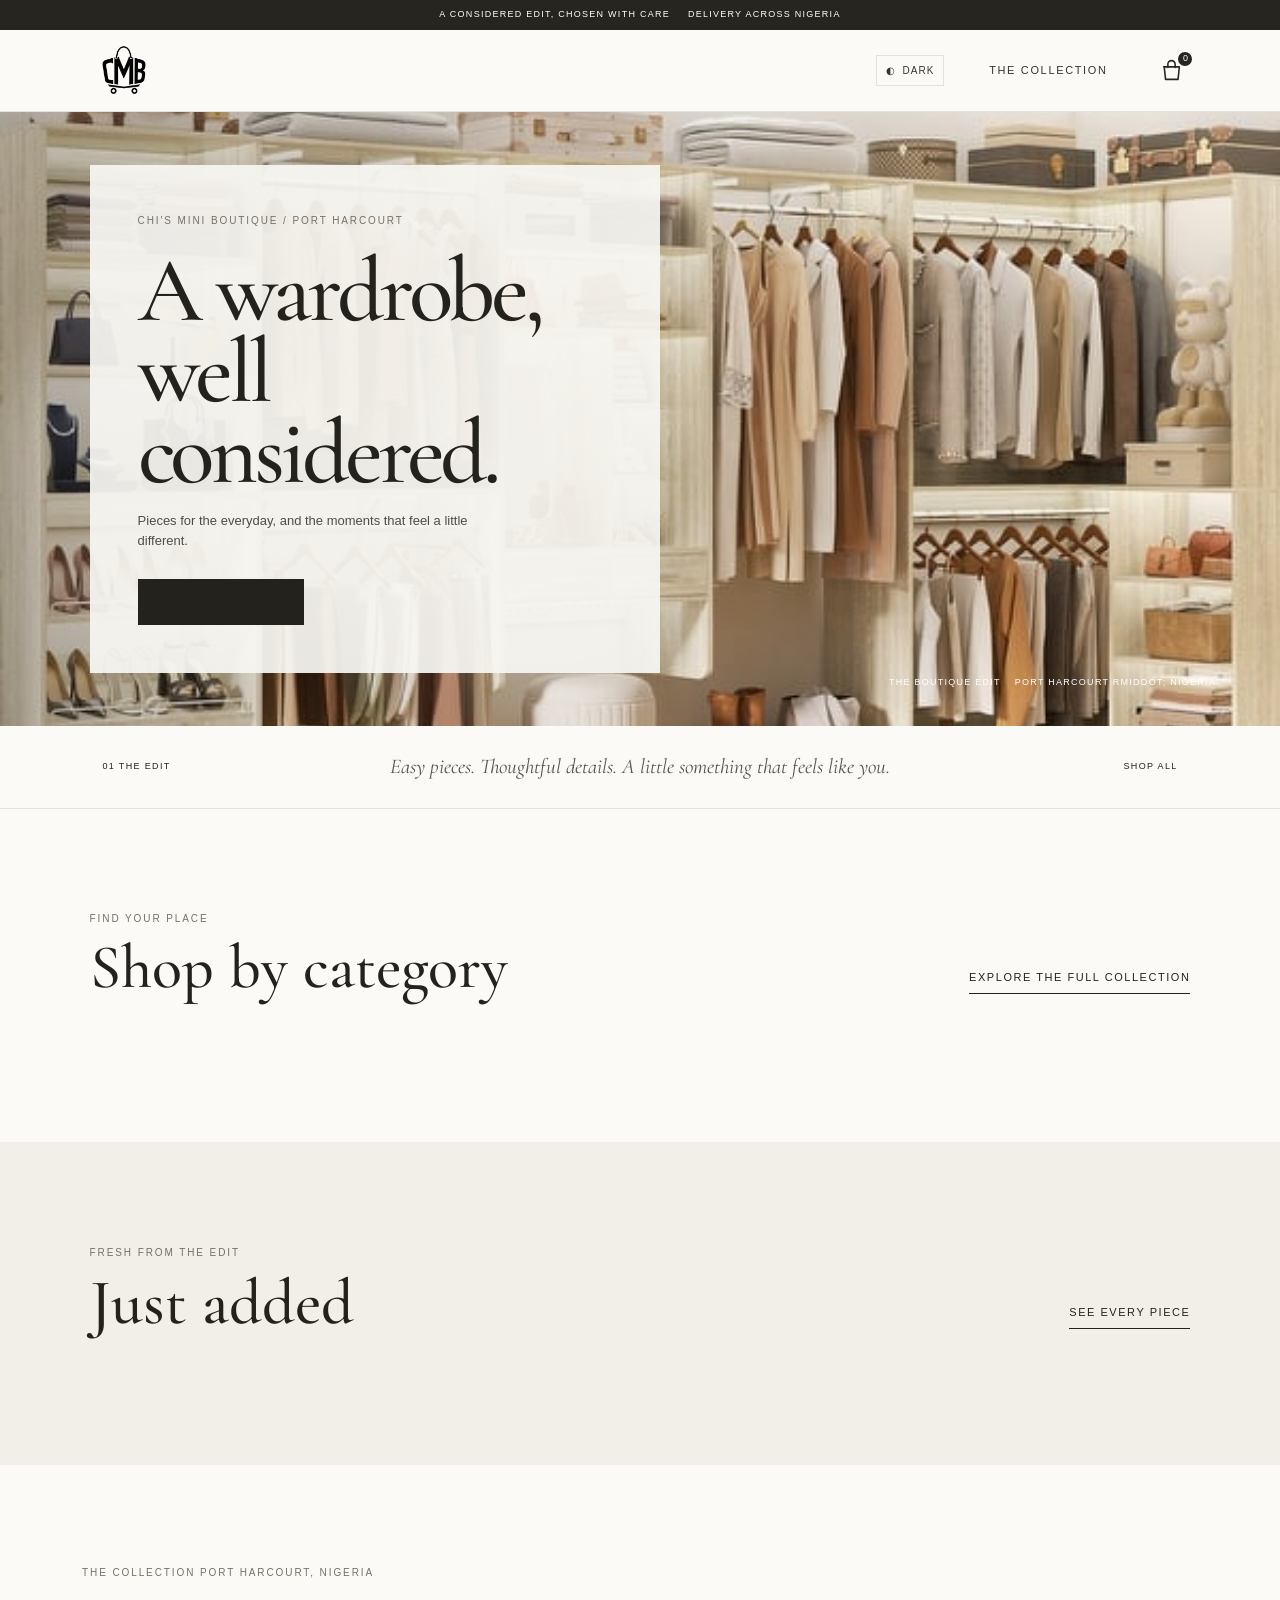
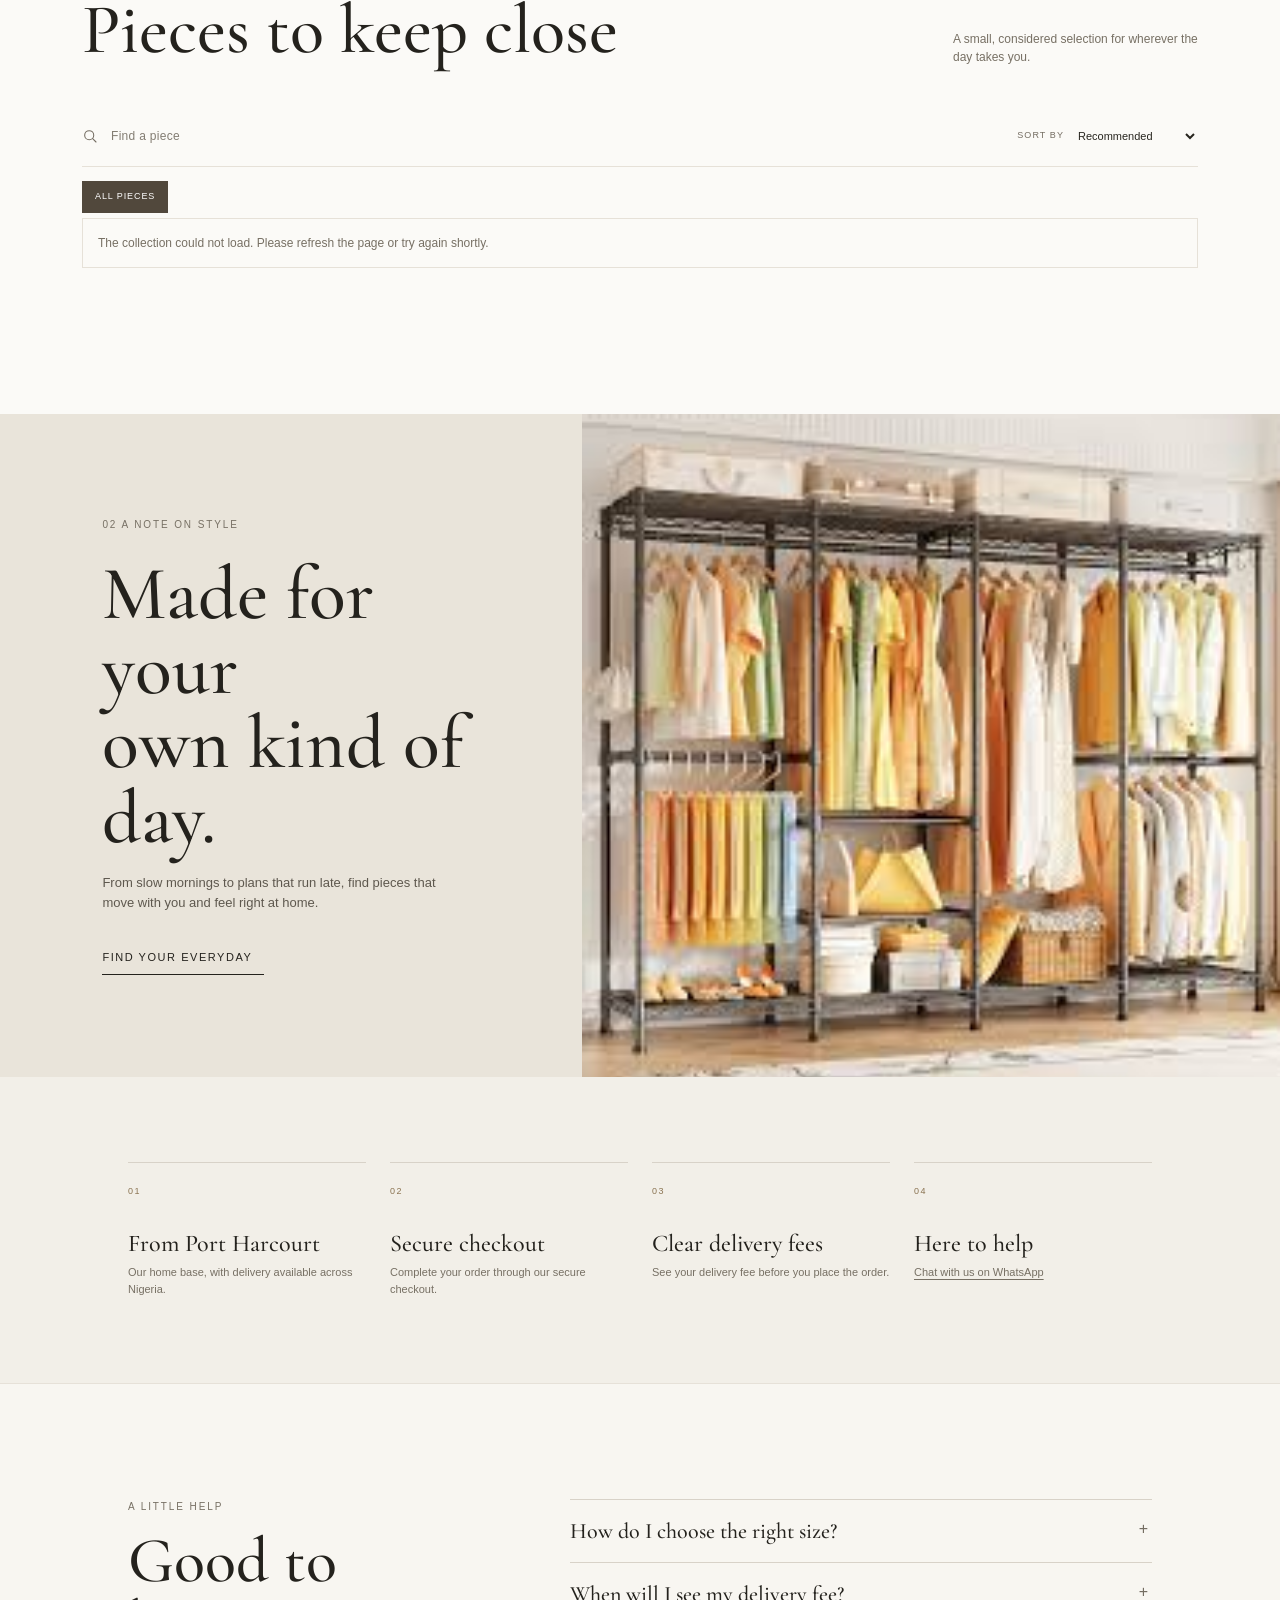
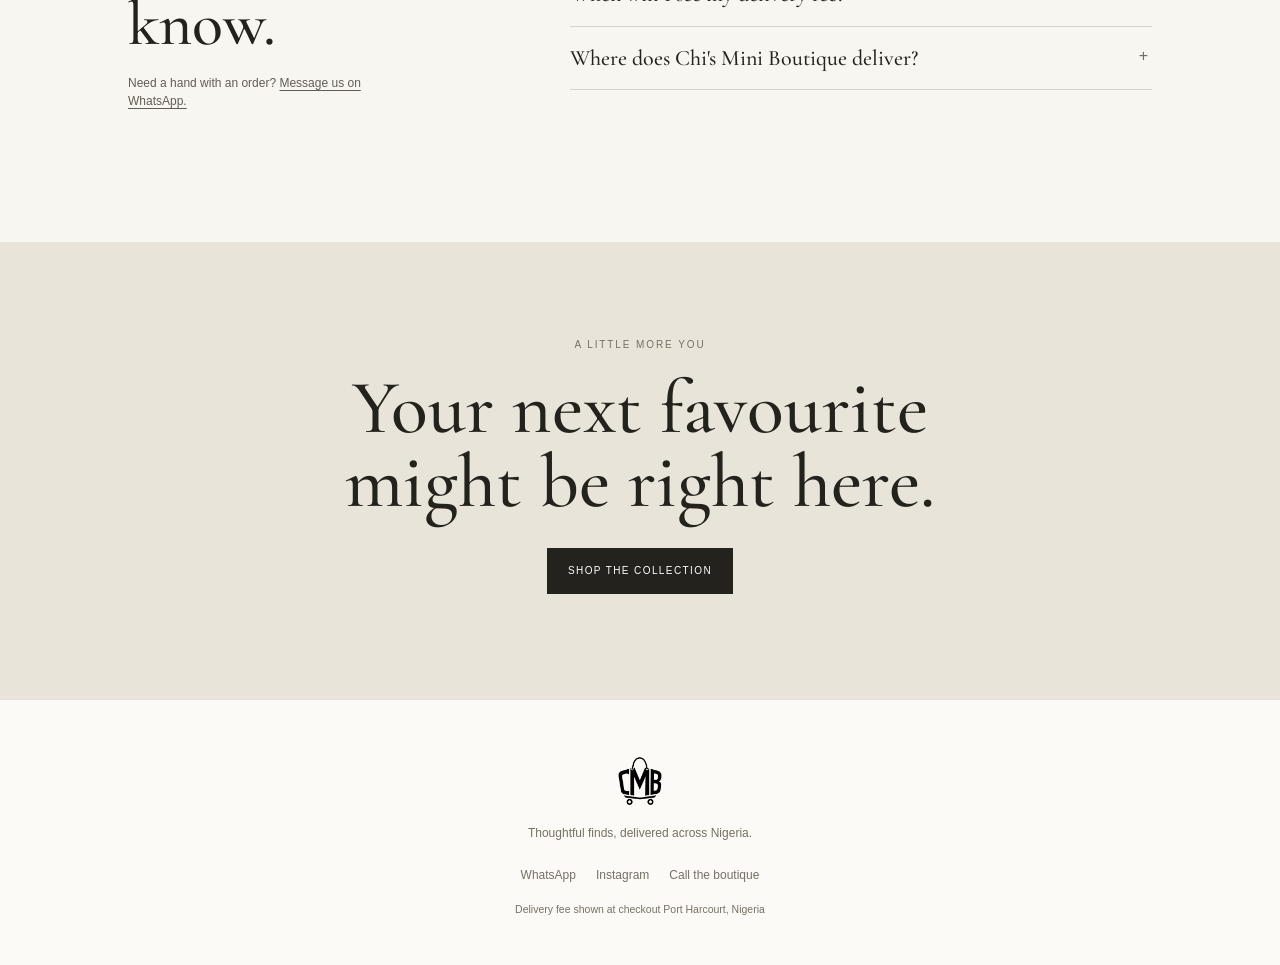
<file: index.html>
﻿<!doctype html>
<html lang="en">

<head>
    <meta charset="utf-8">
    <meta name="viewport" content="width=device-width,initial-scale=1">
    <title>Chi's Mini Boutique | The boutique edit</title>
    <meta name="description"
        content="Discover considered clothing and everyday style from Chi's Mini Boutique in Port Harcourt, Nigeria.">
    <meta property="og:title" content="Chi's Mini Boutique | The boutique edit">
    <meta property="og:description" content="Thoughtful finds for the days you want to feel like yourself.">
    <meta property="og:type" content="website">
    <meta property="og:image" content="assets/website_image.png">
    <link rel="icon" type="image/png" href="assets/cmb.png">
    <link rel="preconnect" href="https://fonts.googleapis.com">
    <link rel="preconnect" href="https://fonts.gstatic.com" crossorigin>
    <link
        href="https://fonts.googleapis.com/css2?family=Cormorant+Garamond:wght@400;500;600rfamily=Inter:wght@400;500;600rdisplay=swap"
        rel="stylesheet">
    <link href="https://cdn.jsdelivr.net/npm/bootstrap@5.3.3/dist/css/bootstrap.min.css" rel="stylesheet">
    <link href="assets/css/custom.css?v=20261014-admin-theme2" rel="stylesheet">
<meta name="theme-color" content="#f8f9fb"><link rel="manifest" href="manifest.webmanifest"></head>

<body>
    <div class="announcement-bar">A considered edit, chosen with care <span aria-hidden="true"> </span> Delivery across
        Nigeria</div>
    <header class="site-header">
        <a class="brand" href="index.html" aria-label="Chi's Mini Boutique home"><img class="brand-logo"
                src="assets/cmb.png" alt="Chi's Mini Boutique"></a>
        <nav class="header-nav" aria-label="Main navigation"><button class="theme-toggle" type="button" data-theme-toggle aria-label="Switch to dark theme" aria-pressed="false"><span aria-hidden="true">◐</span><span data-theme-label>Dark</span></button>
            <a href="#shop">The collection</a>
            <button class="install-app-button" type="button" data-install-app hidden>Install app</button><a class="bag-button" href="#cartDrawer" data-bs-toggle="offcanvas" data-bs-target="#cartDrawer"
                aria-controls="cartDrawer" aria-label="Open shopping bag, 0 items">
                <svg class="bag-icon" viewBox="0 0 24 24" fill="none" stroke="currentColor" stroke-width="1.6"
                    stroke-linecap="round" stroke-linejoin="round" aria-hidden="true">
                    <path d="M4.5 8.5h15l-1.2 12h-12l-1.3-12Z"></path>
                    <path d="M8.5 9V6a3.5 3.5 0 0 1 7 0v3"></path>
                </svg>
                <span class="bag-count" data-cart-count>0</span>
            </a>
        </nav>
    </header>
    <main>
        <section class="hero container-fluid" aria-labelledby="hero-title">
            <img class="hero-banner-image" src="assets/website_banner.png" alt="">
            <div class="hero-copy">
                <p class="eyebrow">Chi's Mini Boutique <span aria-hidden="true">/</span> Port Harcourt</p>
                <h1 id="hero-title">A wardrobe,<br>well considered.</h1>
                <p>Pieces for the everyday, and the moments that feel a little different.</p>
                <a class="button button-dark hero-cta" href="#shop">Discover the edit</a>
            </div>
            <p class="hero-index">The boutique edit <span>Port Harcourt rmiddot; Nigeria</span></p>
        </section>
        <section class="intro-strip" aria-label="Our approach"><span>01   THE EDIT</span>
            <p>Easy pieces. Thoughtful details. A little something that feels like you.</p><a href="#shop">Shop all
                <span aria-hidden="true">  </span></a>
        </section>
        <section class="category-feature-section" aria-labelledby="category-feature-title">
            <div class="category-feature-heading">
                <div>
                    <p class="eyebrow">Find your place</p>
                    <h2 id="category-feature-title">Shop by category</h2>
                </div>
                <a class="underlink" href="#shop">Explore the full collection </a>
            </div>
            <div class="category-feature-grid" data-category-cards aria-label="Browse product categories"></div>
        </section>
        <section class="new-arrivals-section" aria-labelledby="new-arrivals-title">
            <div class="new-arrivals-heading">
                <div>
                    <p class="eyebrow">Fresh from the edit</p>
                    <h2 id="new-arrivals-title">Just added</h2>
                </div>
                <a class="underlink" href="#shop">See every piece </a>
            </div>
            <div class="new-arrivals-grid" data-new-arrivals aria-label="Recently added products"></div>
        </section>
        <section class="container shop-section" id="shop">
            <div class="section-intro shop-heading">
                <div>
                    <p class="eyebrow">The collection <span aria-hidden="true"> </span> Port Harcourt, Nigeria</p>
                    <h2>Pieces to keep close</h2>
                </div>
                <p class="section-note">A small, considered selection for wherever the day takes you.</p>
            </div>
            <div class="collection-tools">
                <label class="collection-search">
                    <span class="visually-hidden">Search products</span>
                    <svg viewBox="0 0 24 24" fill="none" stroke="currentColor" stroke-width="1.6"
                        stroke-linecap="round" aria-hidden="true">
                        <circle cx="10.8" cy="10.8" r="6.8"></circle><path d="m16 16 5 5"></path>
                    </svg>
                    <input type="search" data-product-search placeholder="Find a piece" autocomplete="off">
                </label>
                <label class="collection-sort"><span>Sort by</span>
                    <select data-product-sort aria-label="Sort products">
                        <option value="recommended">Recommended</option>
                        <option value="price-asc">Price: low to high</option>
                        <option value="price-desc">Price: high to low</option>
                        <option value="name-asc">Name: A to Z</option>
                    </select>
                </label>
            </div>
            <div class="category-row" data-categories aria-label="Filter products by category"><button
                    class="category-chip active" data-category="">All pieces</button></div>
            <p class="visually-hidden" data-result-count aria-live="polite"></p>
            <div class="product-grid" data-products aria-live="polite">
                <div class="product-grid-message">
                    <p class="muted">Loading the collection...</p>
                </div>
            </div>
        </section>
        <section class="editorial-band" aria-labelledby="editorial-title">
            <div class="editorial-copy">
                <p class="eyebrow">02   A NOTE ON STYLE</p>
                <h2 id="editorial-title">Made for your<br>own kind of day.</h2>
                <p>From slow mornings to plans that run late, find pieces that move with you and feel right at home.</p>
                <a class="underlink" href="#shop">Find your everyday <span aria-hidden="true">  </span></a>
            </div>
            <div class="editorial-image"><img src="assets/website_image.png" alt="Warm, neutral boutique interior with a considered clothing collection" loading="lazy"></div>
        </section>
        <section class="service-notes" aria-label="Shopping with Chi's Mini Boutique">
            <div><span>01</span>
                <h3>From Port Harcourt</h3>
                <p>Our home base, with delivery available across Nigeria.</p>
            </div>
            <div><span>02</span>
                <h3>Secure checkout</h3>
                <p>Complete your order through our secure checkout.</p>
            </div>
            <div><span>03</span>
                <h3>Clear delivery fees</h3>
                <p>See your delivery fee before you place the order.</p>
            </div>
            <div><span>04</span>
                <h3>Here to help</h3>
                <p><a href="https://wa.me/2348064177251">Chat with us on WhatsApp </a></p>
            </div>
        </section>
        <section class="faq-section" aria-labelledby="faq-title">
            <div class="faq-intro">
                <p class="eyebrow">A little help</p>
                <h2 id="faq-title">Good to know.</h2>
                <p>Need a hand with an order? <a href="https://wa.me/2348064177251">Message us on WhatsApp.</a></p>
            </div>
            <div class="faq-list">
                <details>
                    <summary>How do I choose the right size?</summary>
                    <p>Open a product to see the available sizes. If you are unsure, message us before ordering and we can help.</p>
                </details>
                <details>
                    <summary>When will I see my delivery fee?</summary>
                    <p>Your delivery fee is shown at checkout after you enter your delivery state, before payment.</p>
                </details>
                <details>
                    <summary>Where does Chi's Mini Boutique deliver?</summary>
                    <p>We are based in Port Harcourt and offer delivery across Nigeria. Your delivery details are confirmed during checkout.</p>
                </details>
            </div>
        </section>
        <section class="closing-note">
            <p class="eyebrow">A LITTLE MORE YOU</p>
            <h2>Your next favourite<br>might be right here.</h2><a class="button button-dark" href="#shop">Shop the
                collection</a>
        </section>
    </main>
    <footer class="site-footer">
        <div class="footer-brand"><a class="brand" href="index.html"><img class="brand-logo" src="assets/cmb.png"
                    alt="Chi's Mini Boutique"></a>
            <p>Thoughtful finds, delivered across Nigeria.</p>
        </div>
        <div class="footer-links"><a href="https://wa.me/2348064177251">WhatsApp</a><a
                href="https://instagram.com/">Instagram</a><a href="tel:08064177251">Call the boutique</a></div>
        <small>Delivery fee shown at checkout <span aria-hidden="true"> </span> Port Harcourt, Nigeria</small>
    </footer>
    <div class="offcanvas offcanvas-end cart-drawer" tabindex="-1" id="cartDrawer" aria-labelledby="cartTitle">
        <div class="offcanvas-header drawer-head">
            <h2 class="offcanvas-title" id="cartTitle">Your bag</h2><button type="button" class="drawer-close"
                data-bs-dismiss="offcanvas" aria-label="Close bag">Close</button>
        </div>
        <div class="offcanvas-body">
            <div data-cart-lines></div>
            <div class="drawer-total"><span>Estimated subtotal</span><strong data-cart-subtotal>NGN 0</strong></div><a
                class="button button-dark w-100 mt-3" href="checkout.html">Continue to checkout</a>
        </div>
    </div>
    <script src="https://cdn.jsdelivr.net/npm/bootstrap@5.3.3/dist/js/bootstrap.bundle.min.js" defer></script>
    <script src="assets/js/app.js?v=20261012-cartclear1" defer></script>
    <script src="assets/js/shop.js?v=20261012-size-reset" defer></script>
<script src="assets/js/pwa.js?v=20261014-pwa" defer></script><script src="assets/js/theme.js?v=20261014-1" defer></script></body>

</html>
</file>
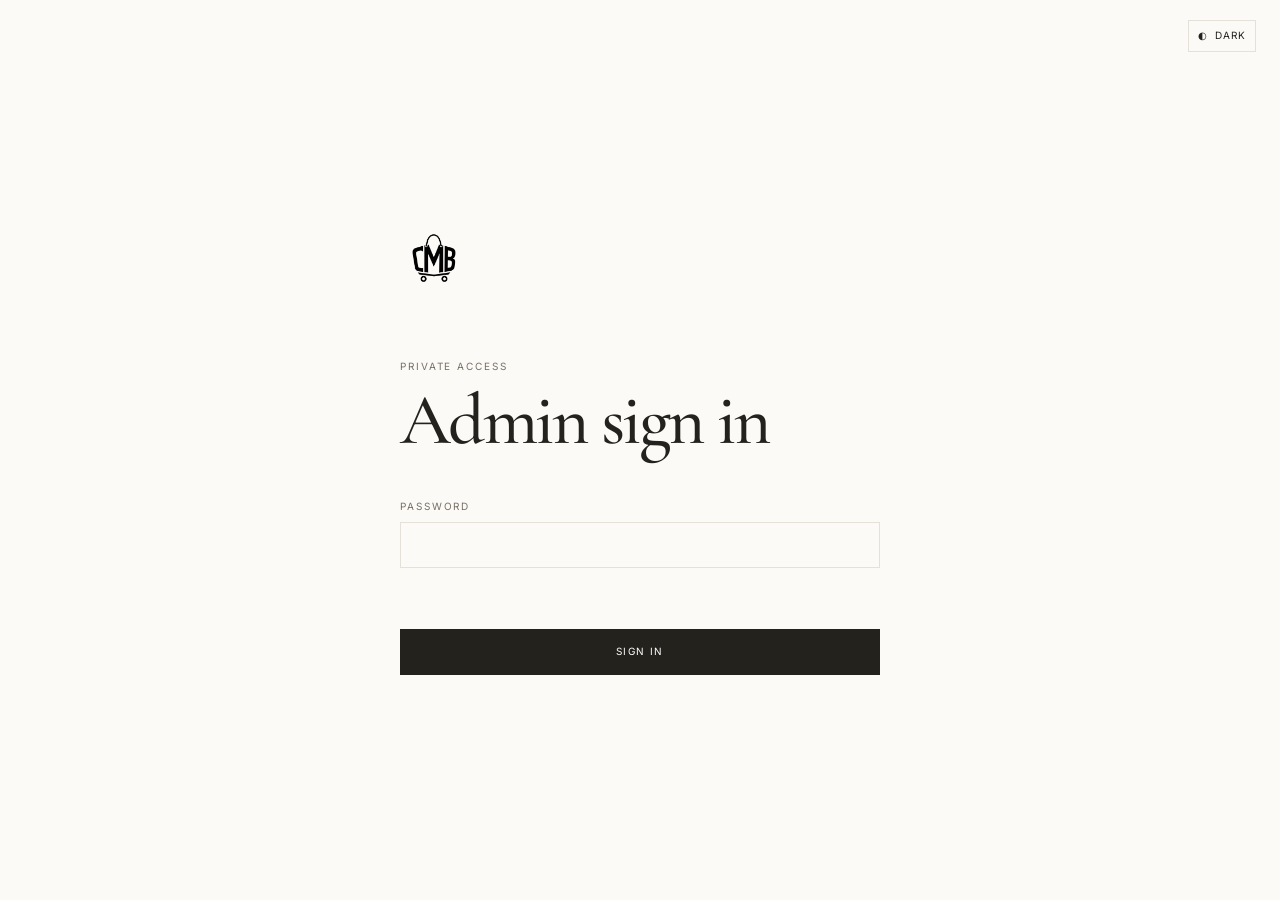
<file: admin/index.html>
﻿<!doctype html>
<html lang="en">
<head>
  <meta charset="utf-8">
  <meta name="viewport" content="width=device-width, initial-scale=1">
  <meta http-equiv="refresh" content="0; url=login.html">
  <title>Opening admin sign in | CMB</title>
  <script>window.location.replace('login.html');</script>
</head>
<body>
  <p>Opening admin sign in. <a href="login.html">Continue to sign in</a>.</p>
</body>
</html>
</file>
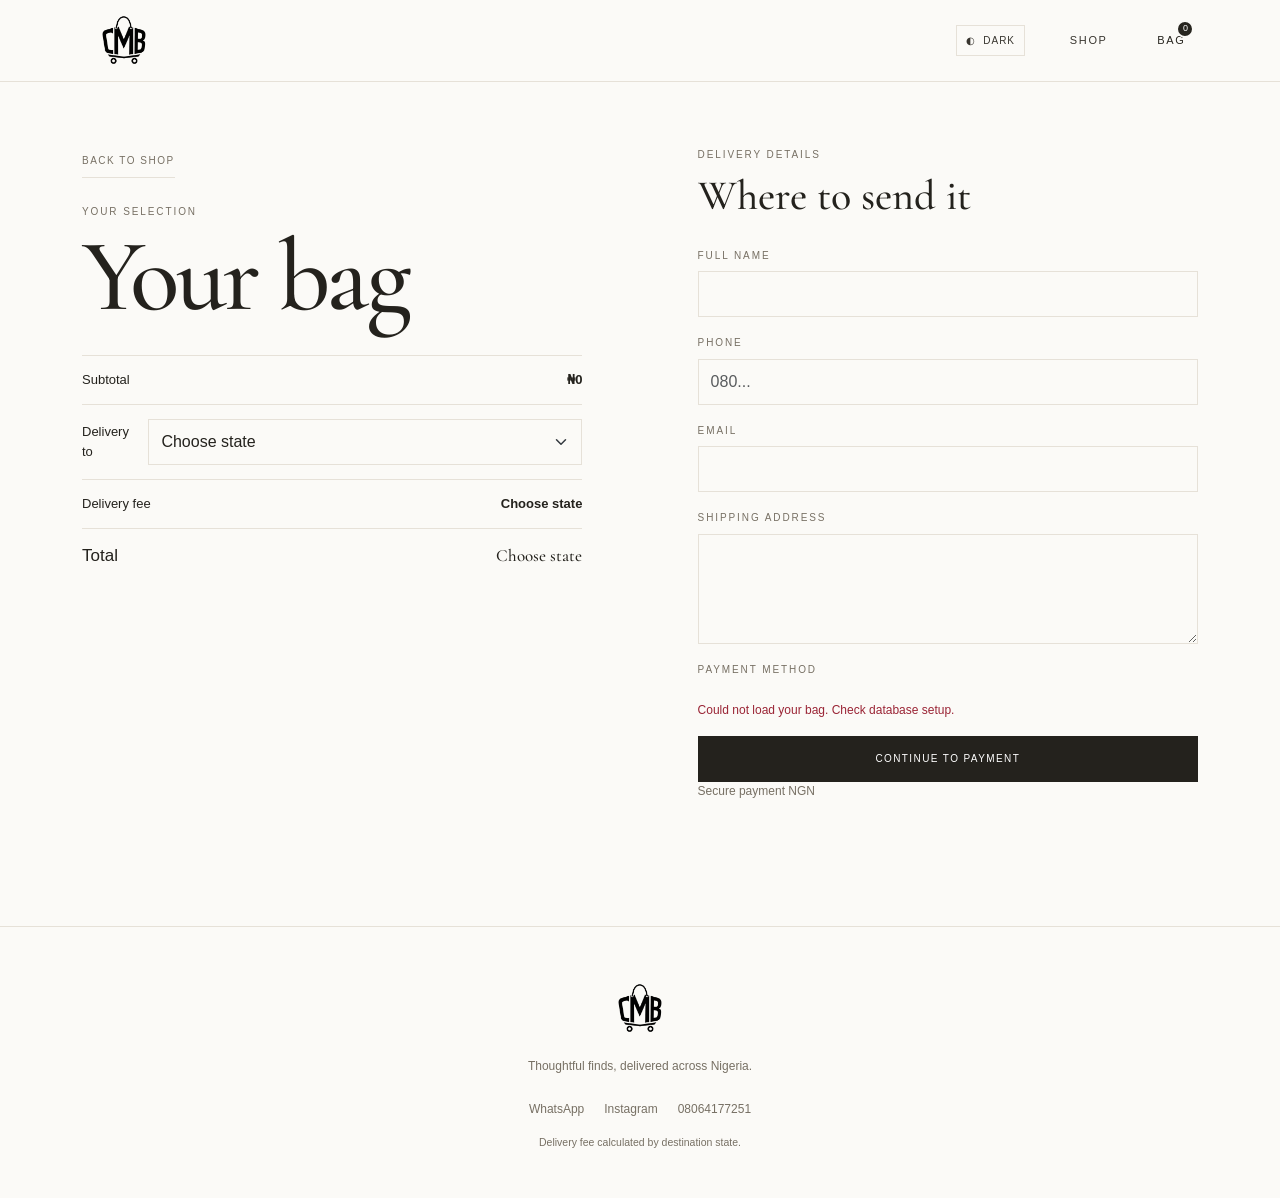
<file: checkout.html>
﻿<!doctype html><html lang="en"><head><meta charset="utf-8"><meta name="viewport" content="width=device-width,initial-scale=1"><title>Checkout | Chi's Mini Boutique</title><meta name="description" content="Review your selection and arrange delivery from Chi's Mini Boutique."><meta property="og:title" content="Checkout | Chi's Mini Boutique"><meta property="og:type" content="website"><link rel="icon" type="image/png" href="assets/cmb.png"><link rel="preconnect" href="https://fonts.googleapis.com"><link href="https://fonts.googleapis.com/css2?family=Cormorant+Garamond:wght@400;500;600lfamily=Inter:wght@400;500;600ldisplay=swap" rel="stylesheet"><link href="https://cdn.jsdelivr.net/npm/bootstrap@5.3.3/dist/css/bootstrap.min.css" rel="stylesheet"><link href="assets/css/custom.css?v=20261014-admin-theme2" rel="stylesheet"><meta name="theme-color" content="#f8f9fb"><link rel="manifest" href="manifest.webmanifest"></head><body><header class="site-header"><a class="brand" href="index.html"><img class="brand-logo" src="assets/cmb.png" alt="Chi's Mini Boutique"></a><nav class="header-nav"><button class="theme-toggle" type="button" data-theme-toggle aria-label="Switch to dark theme" aria-pressed="false"><span aria-hidden="true">◐</span><span data-theme-label>Dark</span></button><a href="index.html#shop">Shop</a><button class="bag-button" data-bs-toggle="offcanvas" data-bs-target="#cartDrawer">Bag <span class="bag-count" data-cart-count>0</span></button></nav></header><main><section class="checkout-layout container"><div><a class="checkout-back-link" href="index.html#shop">Back to shop</a><p class="eyebrow">Your selection</p><h1>Your bag</h1><div data-checkout-lines></div><div class="totals"><div><span>Subtotal</span><strong data-subtotal>NGN 0</strong></div><div><label for="state">Delivery to</label><select class="form-select" id="state" name="state" form="checkout-form" required><option value="">Choose state</option></select></div><div><span>Delivery fee</span><strong data-delivery-fee>Choose state</strong></div><div class="total-line"><span>Total</span><strong data-total></strong></div></div></div><div><p class="eyebrow">Delivery details</p><h2>Where to send it</h2><form id="checkout-form" novalidate><label class="field-label" for="customer_name">Full name</label><input class="form-control" id="customer_name" name="customer_name" autocomplete="name" maxlength="120" required><label class="field-label" for="phone">Phone</label><input class="form-control" id="phone" name="phone" autocomplete="tel" inputmode="tel" placeholder="080..." required><label class="field-label" for="email">Email</label><input class="form-control" id="email" name="email" type="email" autocomplete="email" maxlength="190" required><label class="field-label" for="address">Shipping address</label><textarea class="form-control" id="address" name="address" autocomplete="street-address" rows="3" maxlength="500" required></textarea><fieldset class="mb-3"><legend class="field-label">Payment method</legend><div data-payment-options aria-live="polite"></div></fieldset><p class="form-message" data-checkout-message role="alert"></p><button class="button button-dark w-100" type="submit">Continue to payment</button><p class="microcopy">Secure payment  NGN</p></form></div></section></main><footer class="site-footer"><div><a class="brand" href="index.html"><img class="brand-logo" src="assets/cmb.png" alt="Chi's Mini Boutique"></a><p>Thoughtful finds, delivered across Nigeria.</p></div><div class="footer-links"><a href="https://wa.me/2348064177251">WhatsApp</a><a href="https://instagram.com/">Instagram</a><a href="tel:08064177251">08064177251</a></div><small>Delivery fee calculated by destination state.</small></footer><div class="offcanvas offcanvas-end cart-drawer" tabindex="-1" id="cartDrawer" aria-labelledby="cartTitle"><div class="offcanvas-header drawer-head"><h2 class="offcanvas-title" id="cartTitle">Your bag</h2><button type="button" class="drawer-close" data-bs-dismiss="offcanvas" aria-label="Close bag">Close</button></div><div class="offcanvas-body"><div data-cart-lines></div><a class="button button-dark w-100 mt-3" href="checkout.html">Continue to checkout</a></div></div><script src="https://cdn.jsdelivr.net/npm/bootstrap@5.3.3/dist/js/bootstrap.bundle.min.js" defer></script><script src="assets/js/app.js?v=20261012-cartclear1" defer></script><script src="assets/js/checkout.js?v=20261012-delivery2" defer></script><script src="assets/js/pwa.js?v=20261014-pwa" defer></script><script src="assets/js/theme.js?v=20261014-1" defer></script></body></html>
</file>
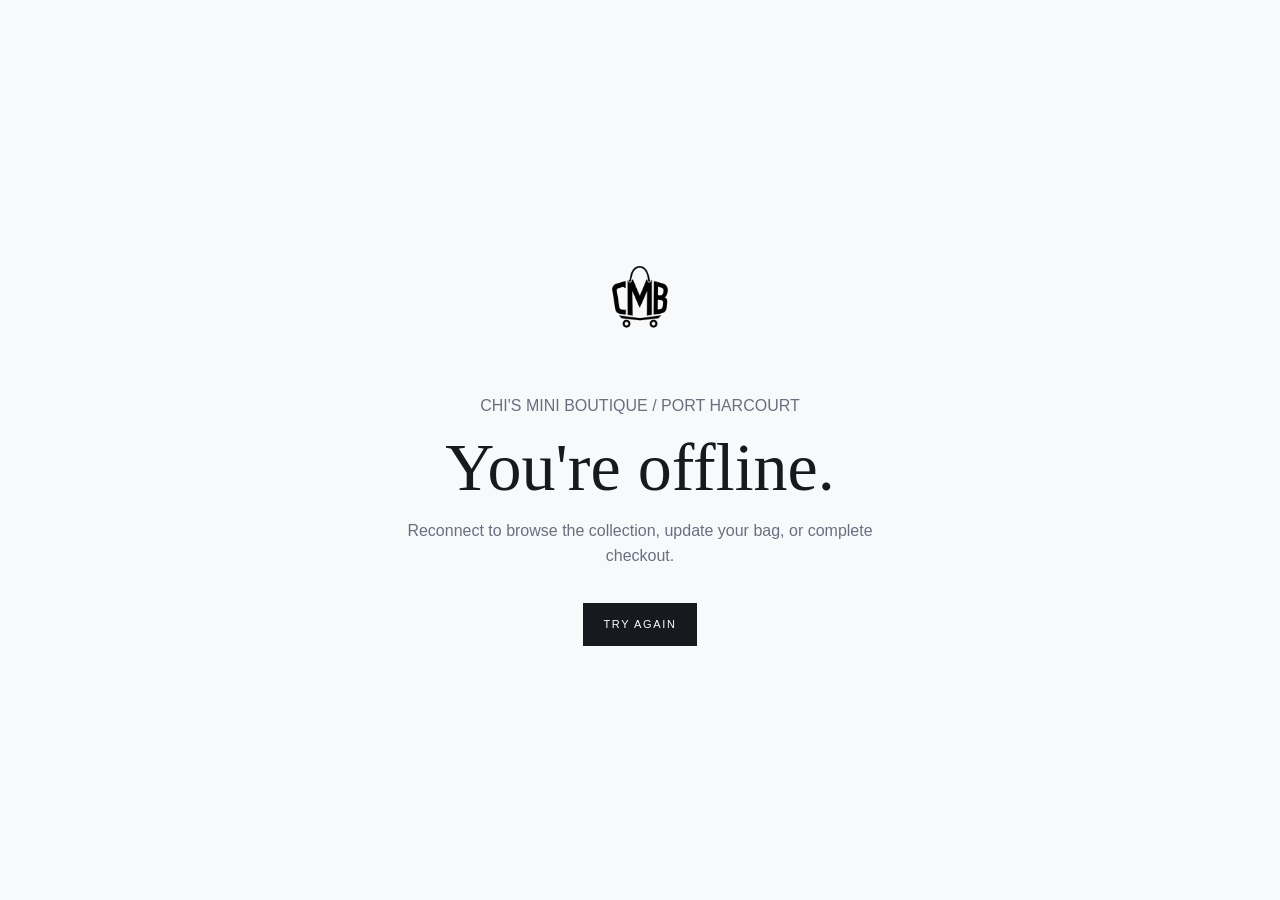
<file: offline.html>
<!doctype html>
<html lang="en">
<head>
  <meta charset="utf-8">
  <meta name="viewport" content="width=device-width,initial-scale=1">
  <meta name="theme-color" content="#f8f9fb">
  <title>You're offline | Chi's Mini Boutique</title>
  <style>
    *{box-sizing:border-box}body{margin:0;min-height:100vh;display:grid;place-items:center;padding:24px;background:#f8f9fb;color:#17191f;font:16px/1.6 Inter,Arial,sans-serif}.card{max-width:520px;text-align:center}.logo{width:88px;height:88px;object-fit:contain;margin-bottom:28px}h1{font:500 clamp(42px,9vw,68px)/.95 Georgia,serif;margin:0 0 18px}p{color:#687080}.link{display:inline-block;margin-top:18px;padding:13px 20px;background:#17191f;color:#fff;text-decoration:none;font-size:11px;letter-spacing:.15em;text-transform:uppercase}
  </style>
</head>
<body>
  <main class="card">
    <img class="logo" src="assets/cmb.png" alt="Chi's Mini Boutique">
    <p>CHI'S MINI BOUTIQUE / PORT HARCOURT</p>
    <h1>You're offline.</h1>
    <p>Reconnect to browse the collection, update your bag, or complete checkout.</p>
    <a class="link" href="index.html">Try again</a>
  </main>
</body>
</html>
</file>
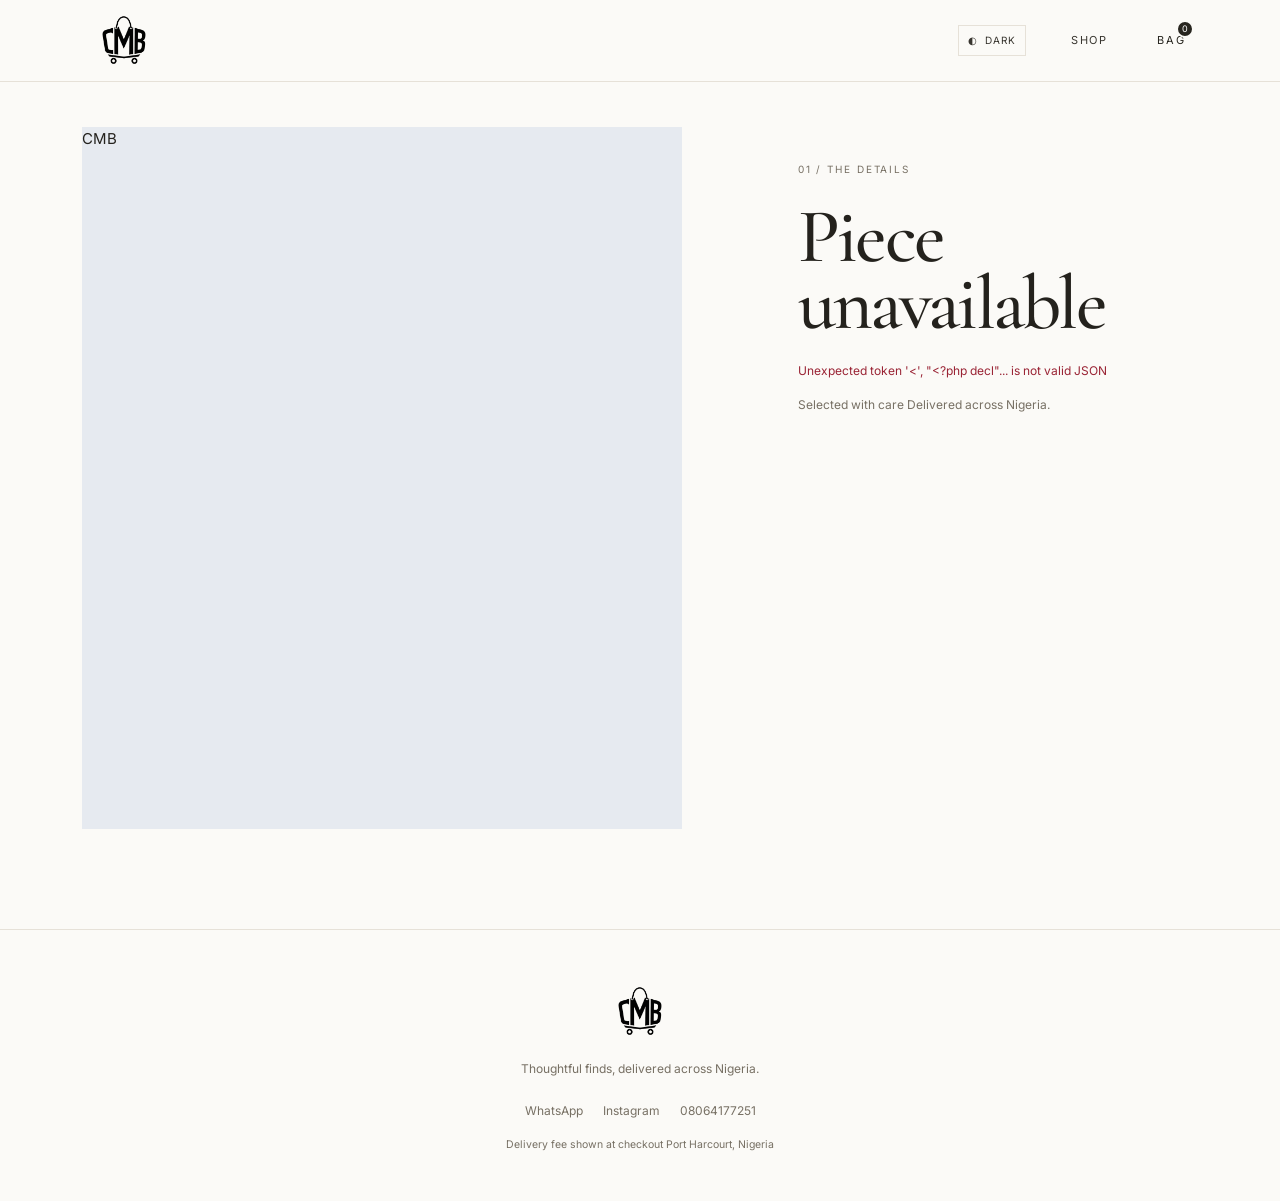
<file: product.html>
﻿<!doctype html><html lang="en"><head><meta charset="utf-8"><meta name="viewport" content="width=device-width,initial-scale=1"><title>Piece | Chi's Mini Boutique</title><meta name="description" content="Explore a selected piece from Chi's Mini Boutique."><meta property="og:title" content="Chi's Mini Boutique"><meta property="og:description" content="Considered pieces for everyday dressing."><meta property="og:type" content="product"><meta property="og:image" content="assets/cmb.png"><link rel="icon" type="image/png" href="assets/cmb.png"><link rel="preconnect" href="https://fonts.googleapis.com"><link href="https://fonts.googleapis.com/css2?family=Cormorant+Garamond:wght@400;500;600&family=Inter:wght@400;500;600&display=swap" rel="stylesheet"><link href="https://cdn.jsdelivr.net/npm/bootstrap@5.3.3/dist/css/bootstrap.min.css" rel="stylesheet"><link href="assets/css/custom.css?v=20261014-admin-theme2" rel="stylesheet"><meta name="theme-color" content="#f8f9fb"><link rel="manifest" href="manifest.webmanifest"></head><body><header class="site-header"><a class="brand" href="index.html"><img class="brand-logo" src="assets/cmb.png" alt="Chi's Mini Boutique"></a><nav class="header-nav"><button class="theme-toggle" type="button" data-theme-toggle aria-label="Switch to dark theme" aria-pressed="false"><span aria-hidden="true">◐</span><span data-theme-label>Dark</span></button><a href="index.html#shop">Shop</a><button class="bag-button" data-bs-toggle="offcanvas" data-bs-target="#cartDrawer">Bag <span class="bag-count" data-cart-count>0</span></button></nav></header><main><section class="product-layout container"><div class="product-photo-frame" data-product-image><div class="image-placeholder">CMB</div></div><div class="product-details"><p class="eyebrow">01 / The details</p><h1 data-product-name>Loading piece...</h1><p class="detail-price" data-product-price></p><p class="detail-description" data-product-description></p><div data-product-options></div><p class="form-message" data-product-message role="status"></p><p class="microcopy">Selected with care  Delivered across Nigeria.</p></div></section></main><footer class="site-footer"><div><a class="brand" href="index.html"><img class="brand-logo" src="assets/cmb.png" alt="Chi's Mini Boutique"></a><p>Thoughtful finds, delivered across Nigeria.</p></div><div class="footer-links"><a href="https://wa.me/2348064177251">WhatsApp</a><a href="https://instagram.com/">Instagram</a><a href="tel:08064177251">08064177251</a></div><small>Delivery fee shown at checkout  Port Harcourt, Nigeria</small></footer><div class="offcanvas offcanvas-end cart-drawer" tabindex="-1" id="cartDrawer" aria-labelledby="cartTitle"><div class="offcanvas-header drawer-head"><h2 class="offcanvas-title" id="cartTitle">Your bag</h2><button type="button" class="drawer-close" data-bs-dismiss="offcanvas" aria-label="Close bag">Close</button></div><div class="offcanvas-body"><div data-cart-lines></div><div class="drawer-total"><span>Estimated subtotal</span><strong data-cart-subtotal>NGN 0</strong></div><a class="button button-dark w-100 mt-3" href="checkout.html">Continue to checkout</a></div></div><script src="https://cdn.jsdelivr.net/npm/bootstrap@5.3.3/dist/js/bootstrap.bundle.min.js" defer></script><script src="assets/js/app.js?v=20261012-cartclear1" defer></script><script src="assets/js/product.js?v=20261012-size-reset" defer></script><script src="assets/js/pwa.js?v=20261014-pwa" defer></script><script src="assets/js/theme.js?v=20261014-1" defer></script></body></html>
</file>
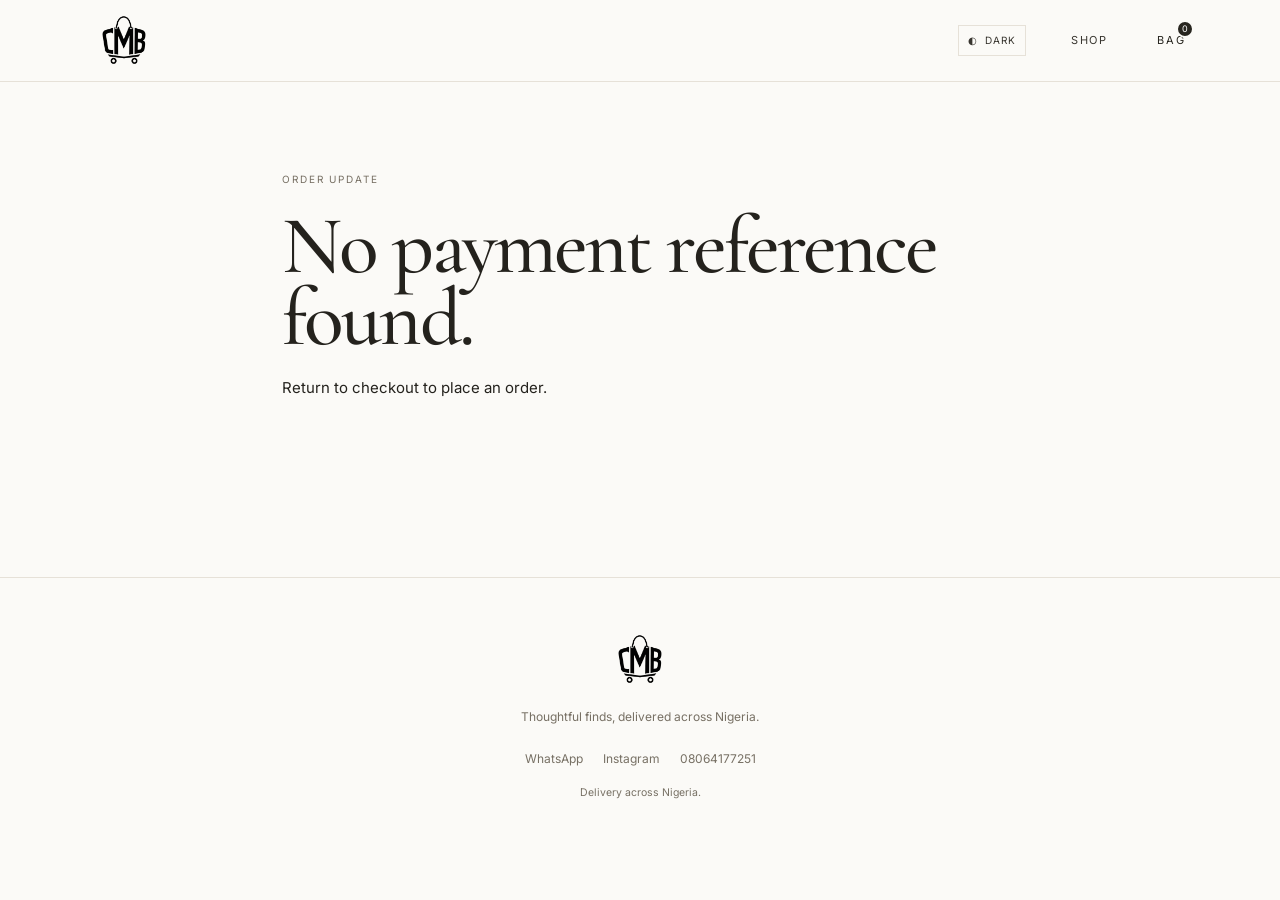
<file: success.html>
﻿<!doctype html>
<html lang="en">

<head>
    <meta charset="utf-8">
    <meta name="viewport" content="width=device-width,initial-scale=1">
    <title>Order status | Chi's Mini Boutique</title>
    <meta name="description" content="Payment and order status from Chi's Mini Boutique.">
    <meta property="og:title" content="Order status | Chi's Mini Boutique">
    <meta property="og:type" content="website">
    <link rel="icon" type="image/png" href="assets/cmb.png">
    <link rel="preconnect" href="https://fonts.googleapis.com">
    <link
        href="https://fonts.googleapis.com/css2?family=Cormorant+Garamond:wght@400;500;600&family=Inter:wght@400;500;600&display=swap"
        rel="stylesheet">
    <link href="https://cdn.jsdelivr.net/npm/bootstrap@5.3.3/dist/css/bootstrap.min.css" rel="stylesheet">
    <link href="assets/css/custom.css?v=20261014-admin-theme2" rel="stylesheet">
<meta name="theme-color" content="#f8f9fb"><link rel="manifest" href="manifest.webmanifest"></head>

<body>
    <header class="site-header"><a class="brand" href="index.html"><img class="brand-logo" src="assets/cmb.png" alt="Chi's Mini Boutique"></a>
        <nav class="header-nav"><button class="theme-toggle" type="button" data-theme-toggle aria-label="Switch to dark theme" aria-pressed="false"><span aria-hidden="true">◐</span><span data-theme-label>Dark</span></button><a href="index.html#shop">Shop</a><button class="bag-button" data-bs-toggle="offcanvas"
                data-bs-target="#cartDrawer">Bag <span class="bag-count" data-cart-count>0</span></button></nav>
    </header>
    <main>
        <section class="success-page container" data-success>
            <p class="eyebrow">Order update</p>
            <h1>Checking your payment...</h1>
            <p data-success-message role="status">Please wait while we confirm your payment with the provider.</p>
            <div data-success-order></div>
        </section>
    </main>
    <footer class="site-footer">
        <div><a class="brand" href="index.html"><img class="brand-logo" src="assets/cmb.png" alt="Chi's Mini Boutique"></a>
            <p>Thoughtful finds, delivered across Nigeria.</p>
        </div>
        <div class="footer-links"><a href="https://wa.me/2348064177251">WhatsApp</a><a
                href="https://instagram.com/">Instagram</a><a href="tel:08064177251">08064177251</a></div>
        <small>Delivery across Nigeria.</small>
    </footer>
    <div class="offcanvas offcanvas-end cart-drawer" tabindex="-1" id="cartDrawer" aria-labelledby="cartTitle">
        <div class="offcanvas-header drawer-head">
            <h2 class="offcanvas-title" id="cartTitle">Your bag</h2><button type="button" class="drawer-close"
                data-bs-dismiss="offcanvas" aria-label="Close bag">Close</button>
        </div>
        <div class="offcanvas-body">
            <div data-cart-lines></div><a class="button button-dark w-100 mt-3" href="checkout.html">Continue to
                checkout</a>
        </div>
    </div>
    <script src="https://cdn.jsdelivr.net/npm/bootstrap@5.3.3/dist/js/bootstrap.bundle.min.js" defer></script>
    <script src="assets/js/app.js?v=20261012-cartclear1" defer></script>
    <script src="assets/js/success.js?v=20261012-backtoshop" defer></script>
<script src="assets/js/pwa.js?v=20261014-pwa" defer></script><script src="assets/js/theme.js?v=20261014-1" defer></script></body>

</html>
</file>
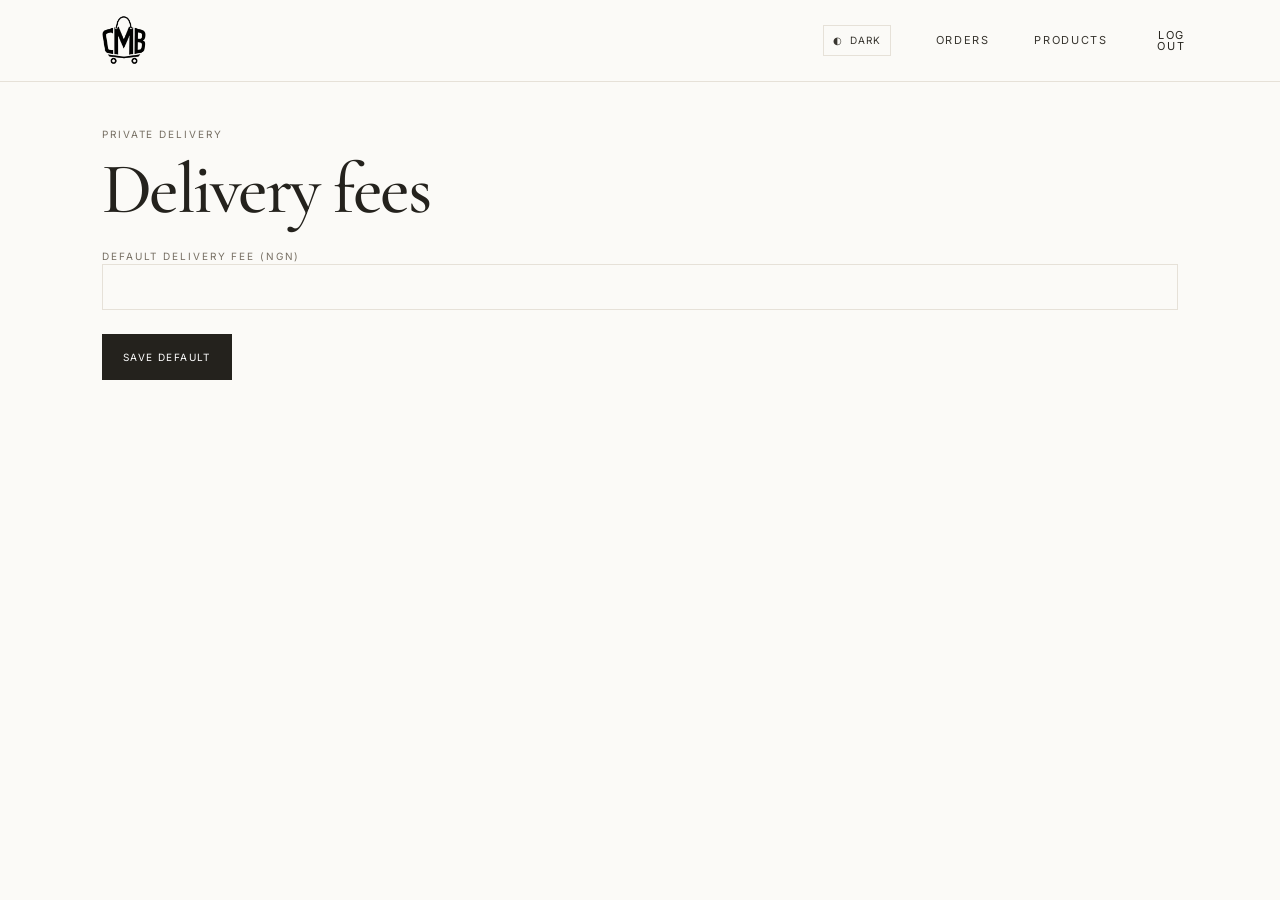
<file: admin/delivery.html>
﻿<!doctype html><html lang="en"><head><meta charset="utf-8"><meta name="viewport" content="width=device-width,initial-scale=1"><title>Delivery fees | CMB Admin</title><link rel="icon" type="image/png" href="../assets/cmb.png"><link rel="preconnect" href="https://fonts.googleapis.com"><link href="https://fonts.googleapis.com/css2?family=Cormorant+Garamond:wght@400;500;600&family=Inter:wght@400;500;600&display=swap" rel="stylesheet"><link href="https://cdn.jsdelivr.net/npm/bootstrap@5.3.3/dist/css/bootstrap.min.css" rel="stylesheet"><link href="../assets/css/custom.css?v=20261014-admin-theme2" rel="stylesheet"></head><body><header class="site-header"><a class="brand" href="../index.html"><img class="brand-logo" src="../assets/cmb.png" alt="Chi's Mini Boutique"></a><nav class="header-nav"><button class="theme-toggle" type="button" data-theme-toggle aria-label="Switch to dark theme" aria-pressed="false"><span aria-hidden="true">◐</span><span data-theme-label>Dark</span></button><a href="orders.html">Orders</a><a href="products.html">Products</a><button data-admin-logout class="bag-button">Log out</button></nav></header><main class="admin-page container"><p class="eyebrow">Private  delivery</p><h1>Delivery fees</h1><form data-default-fee class="default-fee"><label class="field-label">Default delivery fee (NGN)<input class="form-control" name="default_fee" type="number" min="0" required></label><button class="button button-dark mt-3">Save default</button></form><div class="delivery-list" data-delivery-fees></div><p class="form-message" data-admin-message role="status"></p></main><script src="https://cdn.jsdelivr.net/npm/bootstrap@5.3.3/dist/js/bootstrap.bundle.min.js" defer></script><script src="../assets/js/app.js?v=20261012-cartclear1" defer></script><script src="../assets/js/admin.js?v=20261009-clean1" defer></script><script src="../assets/js/theme.js?v=20261014-1" defer></script></body></html>
</file>
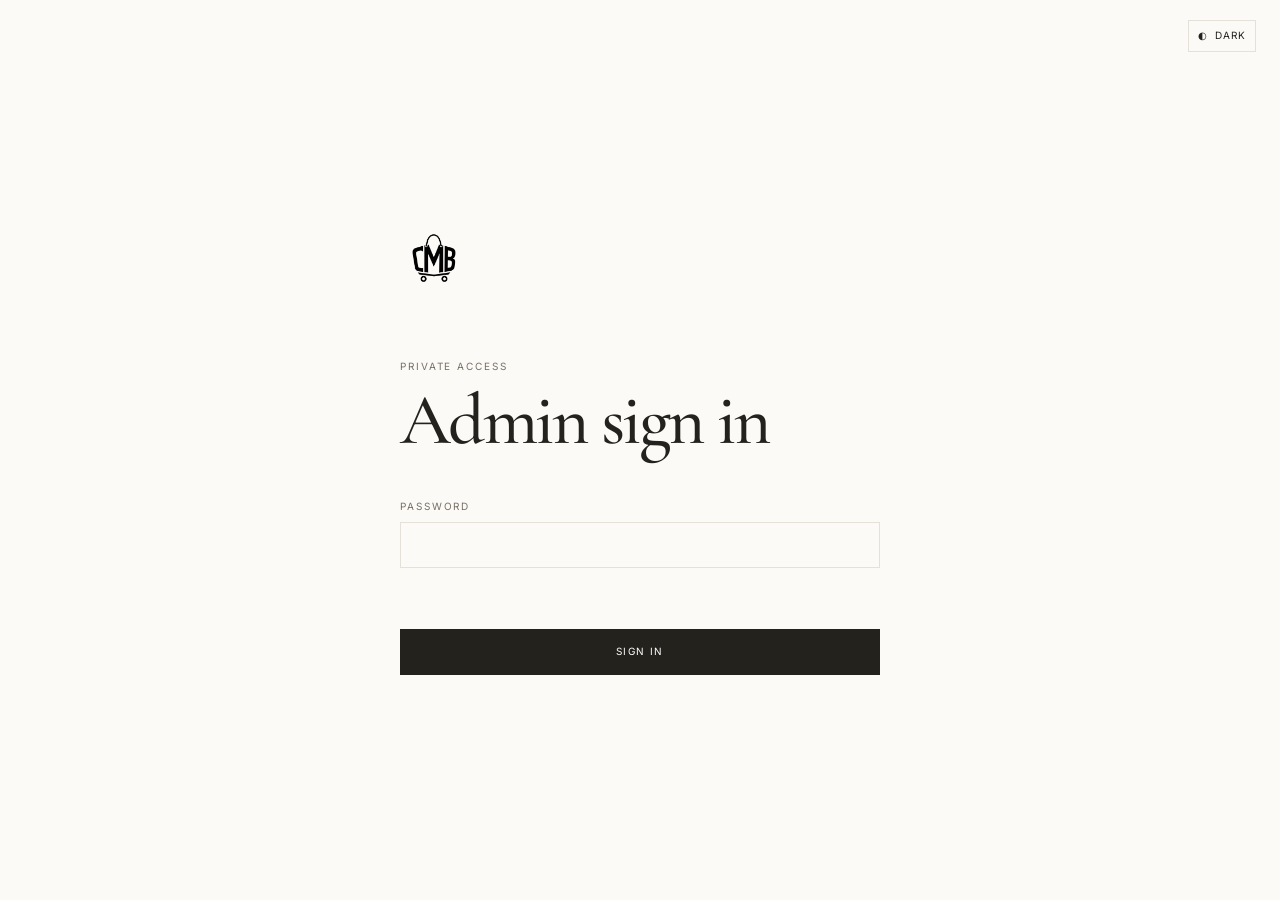
<file: admin/login.html>
﻿<!doctype html>
<html lang="en">

<head>
    <meta charset="utf-8">
    <meta name="viewport" content="width=device-width,initial-scale=1">
    <title>Admin sign in | CMB</title>
    <link rel="icon" type="image/png" href="../assets/cmb.png">
    <link rel="preconnect" href="https://fonts.googleapis.com">
    <link
        href="https://fonts.googleapis.com/css2?family=Cormorant+Garamond:wght@400;500;600&family=Inter:wght@400;500;600&display=swap"
        rel="stylesheet">
    <link href="https://cdn.jsdelivr.net/npm/bootstrap@5.3.3/dist/css/bootstrap.min.css" rel="stylesheet">
    <link href="../assets/css/custom.css?v=20261014-admin-theme2" rel="stylesheet">
</head>

<body><button class="theme-toggle admin-theme-toggle" type="button" data-theme-toggle aria-label="Switch to dark theme" aria-pressed="false"><span aria-hidden="true">◐</span><span data-theme-label>Dark</span></button>
    <main class="admin-login"><a class="brand" href="../index.html"><img class="brand-logo" src="../assets/cmb.png"
                alt="Chi's Mini Boutique"></a>
        <p class="eyebrow mt-5">Private access</p>
        <h1>Admin sign in</h1>
        <form id="admin-login" class="mt-4"><label class="field-label" for="password">Password</label><input
                class="form-control" id="password" name="password" type="password" autocomplete="current-password"
                required>
            <p class="form-message" data-admin-message role="alert"></p><button
                class="button button-dark w-100 mt-3">Sign in</button>
        </form>
    </main>
    <script src="https://cdn.jsdelivr.net/npm/bootstrap@5.3.3/dist/js/bootstrap.bundle.min.js" defer></script>
    <script src="../assets/js/app.js?v=20261012-cartclear1" defer></script>
    <script src="../assets/js/admin.js?v=20261009-clean1" defer></script>
<script src="../assets/js/theme.js?v=20261014-1" defer></script></body>

</html>
</file>
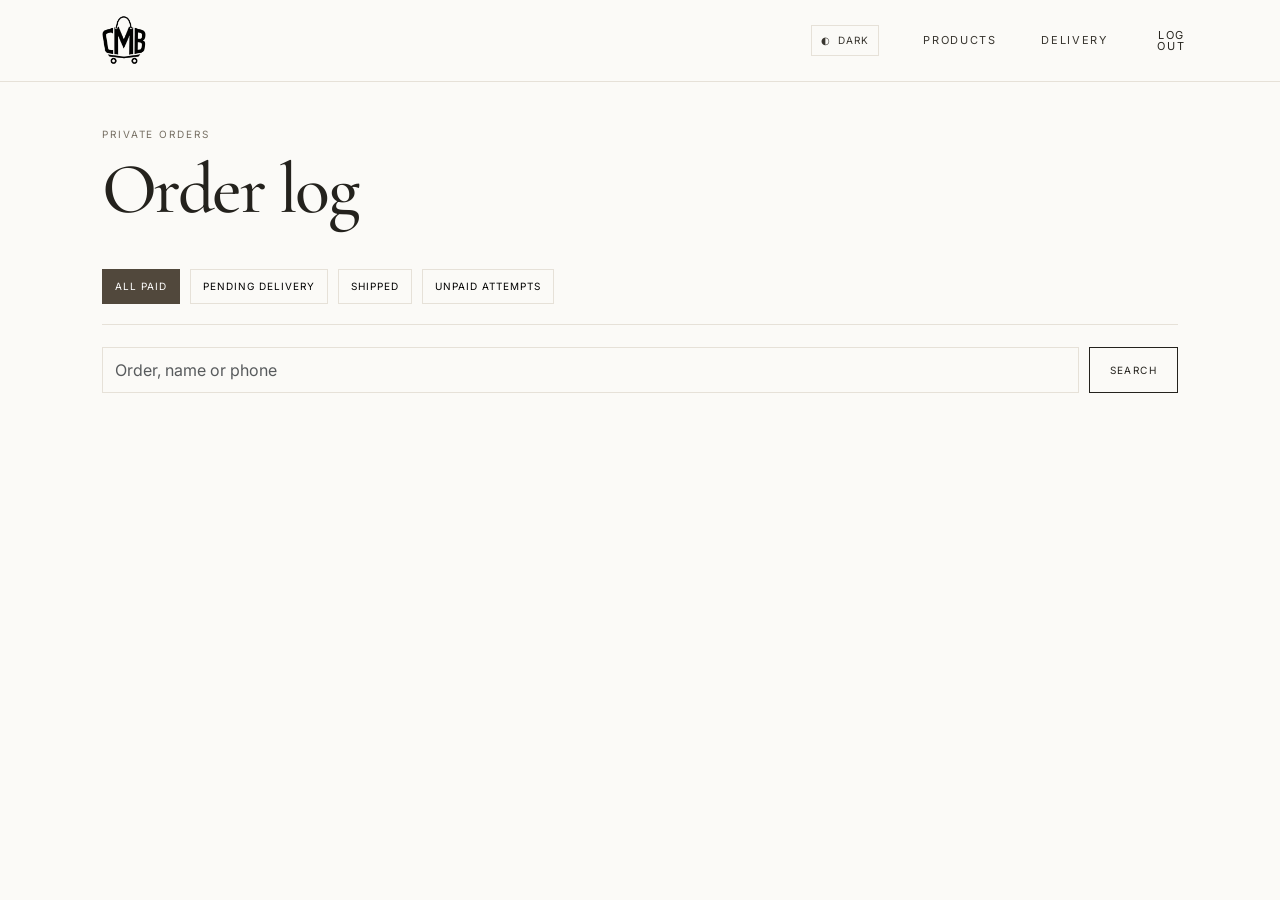
<file: admin/orders.html>
﻿<!doctype html><html lang="en"><head><meta charset="utf-8"><meta name="viewport" content="width=device-width,initial-scale=1"><title>Orders | CMB Admin</title><link rel="icon" type="image/png" href="../assets/cmb.png"><link rel="preconnect" href="https://fonts.googleapis.com"><link href="https://fonts.googleapis.com/css2?family=Cormorant+Garamond:wght@400;500;600&family=Inter:wght@400;500;600&display=swap" rel="stylesheet"><link href="https://cdn.jsdelivr.net/npm/bootstrap@5.3.3/dist/css/bootstrap.min.css" rel="stylesheet"><link href="../assets/css/custom.css?v=20261014-admin-theme2" rel="stylesheet"></head><body><header class="site-header"><a class="brand" href="../index.html"><img class="brand-logo" src="../assets/cmb.png" alt="Chi's Mini Boutique"></a><nav class="header-nav"><button class="theme-toggle" type="button" data-theme-toggle aria-label="Switch to dark theme" aria-pressed="false"><span aria-hidden="true">◐</span><span data-theme-label>Dark</span></button><a href="products.html">Products</a><a href="delivery.html">Delivery</a><button data-admin-logout class="bag-button">Log out</button></nav></header><main class="admin-page container"><p class="eyebrow">Private  orders</p><h1>Order log</h1><nav class="filter-tabs" data-order-tabs><button data-tab="paid" class="active">All paid</button><button data-tab="pending">Pending delivery</button><button data-tab="shipped">Shipped</button><button data-tab="unpaid">Unpaid attempts</button></nav><form class="search-form" data-order-search><input class="form-control" name="q" placeholder="Order, name or phone" aria-label="Search orders"><button class="button button-outline">Search</button></form><div data-orders aria-live="polite"></div></main><script src="https://cdn.jsdelivr.net/npm/bootstrap@5.3.3/dist/js/bootstrap.bundle.min.js" defer></script><script src="../assets/js/app.js?v=20261012-cartclear1" defer></script><script src="../assets/js/admin.js?v=20261009-clean1" defer></script><script src="../assets/js/theme.js?v=20261014-1" defer></script></body></html>
</file>
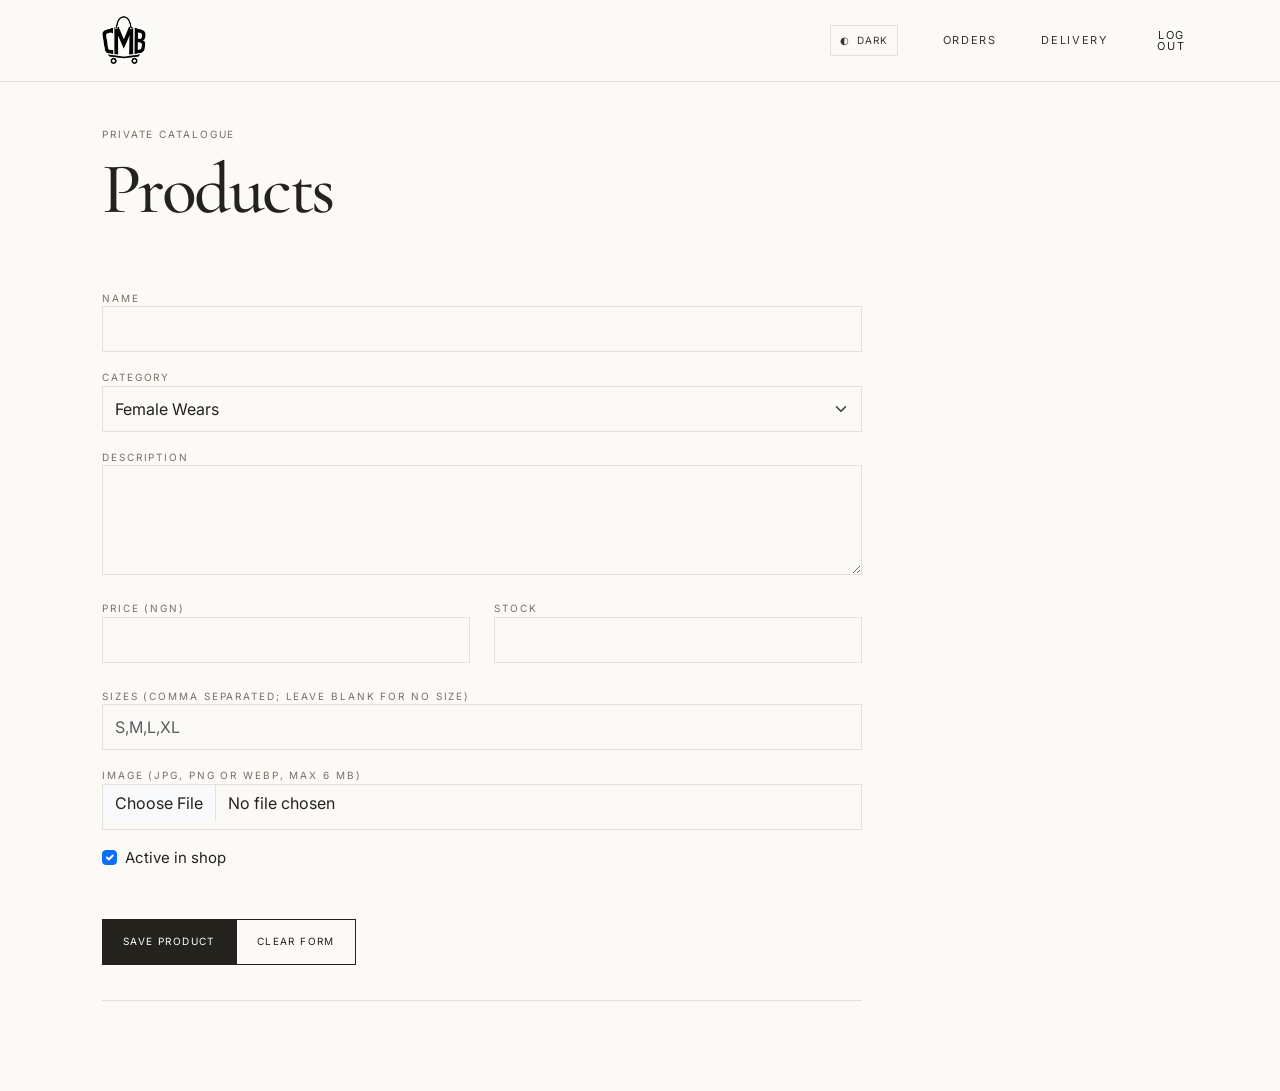
<file: admin/products.html>
﻿<!doctype html><html lang="en"><head><meta charset="utf-8"><meta name="viewport" content="width=device-width,initial-scale=1"><title>Products | CMB Admin</title><link rel="icon" type="image/png" href="../assets/cmb.png"><link rel="preconnect" href="https://fonts.googleapis.com"><link href="https://fonts.googleapis.com/css2?family=Cormorant+Garamond:wght@400;500;600&family=Inter:wght@400;500;600&display=swap" rel="stylesheet"><link href="https://cdn.jsdelivr.net/npm/bootstrap@5.3.3/dist/css/bootstrap.min.css" rel="stylesheet"><link href="../assets/css/custom.css?v=20261014-admin-theme2" rel="stylesheet"></head><body><header class="site-header"><a class="brand" href="../index.html"><img class="brand-logo" src="../assets/cmb.png" alt="Chi's Mini Boutique"></a><nav class="header-nav"><button class="theme-toggle" type="button" data-theme-toggle aria-label="Switch to dark theme" aria-pressed="false"><span aria-hidden="true">◐</span><span data-theme-label>Dark</span></button><a href="orders.html">Orders</a><a href="delivery.html">Delivery</a><button data-admin-logout class="bag-button">Log out</button></nav></header><main class="admin-page container"><p class="eyebrow">Private  catalogue</p><h1>Products</h1><form data-product-form class="product-form" enctype="multipart/form-data"><input type="hidden" name="id"><label class="field-label">Name<input class="form-control" name="name" required maxlength="180"></label><label class="field-label">Category<select class="form-select" name="category" required></select></label><label class="field-label">Description<textarea class="form-control" name="description" rows="3"></textarea></label><div class="row"><div class="col-sm-6"><label class="field-label">Price (NGN)<input class="form-control" name="price" type="number" min="1" step="1" required></label></div><div class="col-sm-6"><label class="field-label">Stock<input class="form-control" name="stock" type="number" min="0" required></label></div></div><label class="field-label">Sizes (comma separated; leave blank for no size)<input class="form-control" name="sizes" placeholder="S,M,L,XL"></label><label class="field-label">Image (JPG, PNG or WebP, max 6 MB)<input class="form-control" name="image" type="file" accept="image/jpeg,image/png,image/webp"></label><label class="form-check my-3"><input class="form-check-input" type="checkbox" name="is_active" checked><span class="form-check-label">Active in shop</span></label><p class="form-message" data-admin-message role="alert"></p><button class="button button-dark">Save product</button><button class="button button-outline" type="reset">Clear form</button></form><div class="admin-list" data-products-admin></div></main><script src="https://cdn.jsdelivr.net/npm/bootstrap@5.3.3/dist/js/bootstrap.bundle.min.js" defer></script><script src="../assets/js/app.js?v=20261012-cartclear1" defer></script><script src="../assets/js/admin.js?v=20261009-clean1" defer></script><script src="../assets/js/theme.js?v=20261014-1" defer></script></body></html>
</file>
<file: assets/css/custom.css>
:root{--paper:#f8f9fb;--ink:#17191f;--muted:#687080;--line:#d8dce4;--navy:#1a2c8c;--blue:#b9d9f2;--bs-border-radius:0;--bs-border-radius-sm:0;--bs-border-radius-lg:0;--bs-border-radius-pill:0;--bs-body-bg:var(--paper);--bs-body-color:var(--ink);--bs-primary:var(--navy);--bs-border-color:var(--line)}*{box-sizing:border-box}html{scroll-behavior:smooth}body{margin:0;background:var(--paper);color:var(--ink);font-family:Inter,Arial,sans-serif;font-size:15px;line-height:1.55}a{color:inherit;text-decoration:none}a:hover{color:var(--navy)}button,input,select,textarea{font:inherit}button:focus-visible,a:focus-visible,input:focus-visible,select:focus-visible,textarea:focus-visible{outline:2px solid var(--navy);outline-offset:3px}.site-header{height:76px;padding:0 clamp(18px,6vw,92px);display:flex;align-items:center;justify-content:space-between;border-bottom:1px solid var(--line);background:var(--paper)}.brand{font-family:'Cormorant Garamond',Georgia,serif;font-size:24px;font-weight:600}.header-nav{display:flex;align-items:center;gap:28px;font-size:11px;letter-spacing:.15em;text-transform:uppercase}.bag-button{border:0;background:none;color:inherit;letter-spacing:inherit;text-transform:inherit}.bag-count{color:var(--navy)}h1,h2,h3,.detail-price,.product-caption .price,.drawer-total strong,.total-line strong{font-family:'Cormorant Garamond',Georgia,serif;font-weight:500}h1{font-size:clamp(50px,8vw,104px);line-height:.88;letter-spacing:-.035em}h2{font-size:clamp(34px,4vw,54px);line-height:.98}.eyebrow,.field-label{margin:0;color:var(--muted);font-size:10px;letter-spacing:.19em;text-transform:uppercase}.hero{min-height:610px;display:grid;grid-template-columns:1fr 1fr;align-items:center;gap:8vw;padding:80px clamp(22px,10vw,150px)}.hero-copy h1{margin:25px 0}.hero-copy>p:not(.eyebrow){max-width:350px;color:var(--muted)}.underlink{display:inline-flex;gap:12px;margin-top:24px;padding-bottom:7px;border-bottom:1px solid;font-size:11px;letter-spacing:.14em;text-transform:uppercase}.hero-art{position:relative;min-height:420px;overflow:hidden;display:grid;place-items:center;background:var(--navy);color:#f8f9fb}.hero-art:before,.hero-art:after{position:absolute;content:'';width:58%;height:125%;border:1px solid rgba(185,217,242,.65);transform:rotate(36deg)}.hero-art:before{left:1%}.hero-art:after{right:1%}.art-ring{position:absolute;inset:15%;border:1px solid rgba(185,217,242,.55);border-radius:50%}.art-brand{position:relative;z-index:1;font:clamp(70px,11vw,130px)/.75 'Cormorant Garamond',Georgia,serif;text-align:center}.art-brand small{display:block;margin-top:20px;font:10px Inter,sans-serif;letter-spacing:.42em}.art-index{position:absolute;right:18px;bottom:16px;font-size:9px;letter-spacing:.16em}.shop-section{padding-top:65px;padding-bottom:120px}.section-intro{margin-bottom:35px}.section-intro h2{margin-top:13px}.category-row{display:flex;gap:8px;overflow-x:auto;padding:0 0 18px;margin-bottom:8px}.category-chip{flex:0 0 auto;padding:9px 14px;border:1px solid var(--line);background:transparent;color:var(--muted);font-size:10px;letter-spacing:.12em;text-transform:uppercase}.category-chip.active,.category-chip:hover{border-color:var(--navy);background:var(--navy);color:white}.product-grid{--bs-gutter-y:3rem}.product-card{display:block;color:var(--ink)}.product-card:nth-child(3n+2){transform:translateY(55px)}.product-media{position:relative;overflow:hidden;aspect-ratio:4/5;background:#e6eaf0}.product-card.feature .product-media{aspect-ratio:1.22/1}.product-media img{display:block;width:100%;height:100%;object-fit:cover;transition:transform .65s cubic-bezier(.2,.7,.25,1)}.product-card:hover .product-media img{transform:scale(1.025)}.product-fallback{height:100%;min-height:270px;display:grid;place-items:center;background:#e8edf4;color:var(--navy);font:30px 'Cormorant Garamond',Georgia,serif}.sold-label{position:absolute;left:13px;bottom:13px;padding:7px 10px;background:var(--paper);font-size:9px;letter-spacing:.15em;text-transform:uppercase}.product-caption{display:flex;justify-content:space-between;gap:12px;padding-top:12px;font-size:12px}.product-caption .price{font-size:17px;white-space:nowrap}.muted,.microcopy{color:var(--muted);font-size:12px}.site-footer{display:grid;grid-template-columns:1fr 1fr;gap:14px;padding:48px clamp(20px,8vw,120px);border-top:1px solid var(--line);color:var(--muted);font-size:12px}.site-footer .brand{color:var(--ink)}.site-footer p{margin:8px 0}.footer-links{display:flex;justify-content:flex-end;gap:20px;flex-wrap:wrap}.site-footer small{grid-column:1/-1;margin-top:10px}.offcanvas.cart-drawer{--bs-offcanvas-width:min(430px,94vw);border:0;background:var(--paper)}.drawer-head{border-bottom:1px solid var(--line)}.drawer-head h2{font-size:36px}.drawer-close{border:0;background:none;font-size:10px;letter-spacing:.13em;text-transform:uppercase}.cart-line{display:flex;justify-content:space-between;gap:12px;padding:16px 0;border-bottom:1px solid var(--line);font-size:12px}.cart-line small{display:block;color:var(--muted)}.drawer-total,.totals>div{display:flex;justify-content:space-between;gap:14px;padding:14px 0;border-top:1px solid var(--line);font-size:13px}.button{display:inline-flex;min-height:46px;align-items:center;justify-content:center;padding:10px 20px;border:1px solid var(--ink);border-radius:0;color:var(--ink);background:transparent;font-size:10px;letter-spacing:.14em;text-align:center;text-transform:uppercase}.button:hover{border-color:var(--navy);background:var(--navy);color:white}.button-dark{border-color:var(--ink);background:var(--ink);color:white}.button-dark:hover{border-color:var(--navy);background:var(--navy);color:white}.button-outline:hover{border-color:var(--ink);background:var(--ink);color:#fff}.w-100{width:100%}.mt-3{margin-top:1rem}.form-control,.form-select{min-height:46px;border:1px solid var(--line);border-radius:0;background-color:transparent;color:var(--ink);box-shadow:none}.form-control:focus,.form-select:focus{border-color:var(--navy);box-shadow:0 0 0 2px rgba(26,44,140,.12)}textarea.form-control{min-height:110px}.product-layout{display:grid;grid-template-columns:minmax(0,1.2fr) minmax(300px,.8fr);gap:clamp(40px,9vw,130px);align-items:start;padding-top:45px;padding-bottom:100px}.product-photo-frame{height:min(78vh,850px);min-height:430px;background:#e6eaf0}.product-photo-frame img{width:100%;height:100%;object-fit:cover}.product-details{position:sticky;top:32px;padding-top:35px}.product-details h1{margin:25px 0 8px;font-size:clamp(48px,6vw,78px)}.detail-price{margin:0 0 24px;font-size:27px}.detail-description{max-width:440px;color:#525b6a;white-space:pre-wrap}.product-details .field-label{display:block;margin:20px 0 8px}.quantity-input{max-width:120px}.product-details .button{margin-top:12px}.checkout-layout{display:grid;grid-template-columns:1fr 1fr;gap:clamp(40px,9vw,120px);padding-top:65px;padding-bottom:110px}.checkout-layout h1{margin:12px 0 34px}.checkout-layout h2{margin:12px 0 32px;font-size:42px}.checkout-line{display:grid;grid-template-columns:1fr auto;gap:12px;padding:16px 0;border-top:1px solid var(--line);font-size:13px}.checkout-line small{display:block;color:var(--muted)}.checkout-line button{border:0;background:none;text-decoration:underline;font-size:11px}.totals{margin-top:22px}.totals>div{align-items:center}.totals .total-line{font-size:17px}.field-label{display:block;margin:18px 0 8px}.form-message{min-height:1.4em;margin-top:12px;color:#9a2435;font-size:12px}.success-page{max-width:740px;min-height:55vh;padding-top:90px;padding-bottom:100px}.success-page h1{margin:22px 0;font-size:clamp(48px,7vw,82px)}.success-item{display:flex;justify-content:space-between;gap:15px;padding:12px 0;border-top:1px solid var(--line);font-size:13px}.admin-login{max-width:480px;min-height:85vh;padding-top:10vh}.admin-page{max-width:1100px;padding-top:45px;padding-bottom:90px}.admin-page h1,.admin-login h1{margin:15px 0 28px;font-size:clamp(44px,6vw,72px)}.filter-tabs{display:flex;gap:10px;overflow-x:auto;padding:20px 0;border-bottom:1px solid var(--line)}.filter-tabs button{flex:0 0 auto;padding:9px 12px;border:1px solid var(--line);background:none;font-size:10px;letter-spacing:.1em;text-transform:uppercase}.filter-tabs button.active{border-color:var(--navy);background:var(--navy);color:white}.search-form{display:flex;gap:10px;padding:22px 0}.order-card,.admin-product,.delivery-row{padding:22px 0;border-bottom:1px solid var(--line)}.order-top{display:flex;justify-content:space-between;gap:16px}.order-top h2{font-size:25px}.status-badge{font-size:10px;letter-spacing:.1em;text-transform:uppercase;color:var(--navy)}.order-actions,.admin-product-actions{display:flex;gap:9px;flex-wrap:wrap}.product-form{max-width:760px;padding:24px 0 35px;border-bottom:1px solid var(--line)}.admin-product{display:flex;align-items:center;justify-content:space-between;gap:18px}.admin-product img{width:70px;height:86px;object-fit:cover;background:#e6eaf0}.admin-product-main{display:flex;align-items:center;gap:15px}.delivery-row{display:grid;grid-template-columns:1fr 180px;gap:20px;align-items:center}.notice,.empty-state{padding:15px;border:1px solid var(--line);font-size:12px;color:var(--muted)}@media(max-width:767.98px){.site-header{height:64px;padding:0 16px}.brand{font-size:21px}.header-nav{gap:16px;font-size:10px}.hero{grid-template-columns:1fr;gap:36px;min-height:auto;padding:54px 22px 42px}.hero-art{min-height:330px}.shop-section{padding-top:42px;padding-bottom:80px}.product-grid{--bs-gutter-y:2rem}.product-card:nth-child(3n+2){transform:none}.product-card:nth-child(4n){transform:translateY(24px)}.product-caption{flex-direction:column;gap:2px;font-size:11px}.site-footer{grid-template-columns:1fr;padding:38px 22px}.footer-links{justify-content:flex-start}.site-footer small{grid-column:auto}.product-layout{grid-template-columns:1fr;gap:22px;padding:16px 12px 75px}.product-photo-frame{height:68vh;min-height:390px}.product-details{position:static;padding:0 10px}.checkout-layout{grid-template-columns:1fr;gap:48px;padding-top:40px;padding-bottom:75px}.checkout-layout h1{font-size:58px}.checkout-layout h2{font-size:36px}.success-page{padding-top:60px}.admin-page{padding-top:28px}.order-top{display:block}.admin-product{align-items:flex-start;flex-direction:column}.delivery-row{grid-template-columns:1fr 120px}}@media(prefers-reduced-motion:reduce){*,*::before,*::after{scroll-behavior:auto!important;transition:none!important}}

.brand-logo{display:block;width:68px;height:68px;max-height:68px;object-fit:contain}.site-footer .brand-logo{width:58px;height:58px}@media(max-width:767.98px){.brand-logo{width:56px;height:56px;max-height:56px}}

/* Brand photography fills the shop hero. */
.hero{position:relative;isolation:isolate;grid-template-columns:1fr;min-height:min(680px,calc(100svh - 76px));background-image:url('../website_image.png');background-size:cover;background-position:center;background-repeat:no-repeat}
.hero:before{position:absolute;content:'';inset:0;z-index:-1;background:rgba(248,249,251,.30)}
.hero-copy{position:relative;max-width:620px;padding:clamp(24px,5vw,60px);background:rgba(248,249,251,.92)}
.hero-art{display:none}
@media(max-width:767.98px){.hero{min-height:620px;padding:38px 20px;background-position:center}.hero-copy{padding:26px 22px}}
/* Editorial storefront direction */
.announcement-bar{min-height:30px;display:flex;align-items:center;justify-content:center;gap:9px;padding:6px 12px;background:#27251f;color:#fff;font-size:9px;letter-spacing:.14em;text-align:center;text-transform:uppercase}
.site-header{height:82px;padding-inline:clamp(18px,7vw,108px);background:#fbfaf7;border-bottom-color:#e6e1d8}
.header-nav{gap:clamp(18px,3.5vw,48px);color:#38352f}
.hero{min-height:min(690px,calc(100svh - 112px));padding:clamp(32px,8vw,120px);background-position:center 55%;background-color:#c9b99f}
.hero:before{background:linear-gradient(90deg,rgba(31,28,23,.48) 0%,rgba(31,28,23,.18) 48%,rgba(31,28,23,0) 76%)}
.hero-copy{max-width:690px;padding:0;background:transparent;color:#fff}
.hero-copy .eyebrow,.hero-copy>p:not(.eyebrow){color:#fff}
.hero-copy h1{margin:23px 0 20px;font-size:clamp(58px,9vw,116px);line-height:.84;letter-spacing:-.045em}
.hero-copy>p:not(.eyebrow){max-width:380px;font-size:15px}
.hero-cta{margin-top:16px;border-color:#fff;background:#fff;color:#24221d}
.hero-cta:hover{border-color:#24221d;background:#24221d;color:#fff}
.hero-index{position:absolute;right:clamp(22px,7vw,100px);bottom:26px;display:flex;gap:18px;color:#fff;font-size:9px;letter-spacing:.15em;text-transform:uppercase}
.intro-strip{display:grid;grid-template-columns:1fr 2fr 1fr;align-items:center;gap:25px;padding:28px clamp(22px,8vw,120px);border-bottom:1px solid #e6e1d8;background:#fbfaf7}
.intro-strip>span,.intro-strip>a{font-size:9px;letter-spacing:.15em;text-transform:uppercase}
.intro-strip p{margin:0;color:#58534a;font:italic 21px/1.2 'Cormorant Garamond',Georgia,serif;text-align:center}
.intro-strip>a{text-align:right}
.shop-section{padding-top:100px;padding-bottom:130px}
.section-intro{margin-bottom:38px}
.shop-heading{display:flex;justify-content:space-between;align-items:end;gap:30px}
.shop-heading h2{margin-top:14px;font-size:clamp(42px,5.5vw,72px)}
.section-note{max-width:245px;margin:0 0 5px;color:var(--muted);font-size:12px}
.category-row{margin-bottom:17px}
.category-chip{border-color:#d8d2c8;color:#655e53}
.category-chip.active,.category-chip:hover{border-color:#51483c;background:#51483c;color:#fff}
.product-grid{--bs-gutter-x:1.2rem;--bs-gutter-y:4.2rem}
.product-card:nth-child(3n+2){transform:translateY(46px)}
.product-card:nth-child(5n){transform:translateY(0)}
.product-media{background:#eeeae2}
.product-fallback{background:#eeeae2;color:#625748}
.product-caption{padding-top:14px;font-size:11px;letter-spacing:.015em}
.product-caption .price{font-size:20px}
.editorial-band{display:grid;grid-template-columns:1fr 1.2fr;min-height:520px;background:#e9e4da}
.editorial-copy{display:flex;flex-direction:column;align-items:flex-start;justify-content:center;padding:clamp(38px,8vw,116px)}
.editorial-copy h2{margin:25px 0 18px;font-size:clamp(44px,6vw,76px)}
.editorial-copy>p:not(.eyebrow){max-width:350px;color:#5e584e;font-size:13px}
.editorial-image{min-height:420px;background-image:url('../website_image.png');background-position:center 58%;background-size:cover}
.underlink{margin-top:20px}
.service-notes{display:grid;grid-template-columns:repeat(3,1fr);gap:35px;padding:85px clamp(22px,10vw,150px);border-bottom:1px solid #e6e1d8}
.service-notes>div{padding-top:16px;border-top:1px solid #bdb5a8}
.service-notes span{color:#8a8173;font-size:9px;letter-spacing:.15em}
.service-notes h3{margin:19px 0 5px;font-size:27px}
.service-notes p{margin:0;color:var(--muted);font-size:11px}
.closing-note{padding:95px 20px 105px;background:#f0ede6;text-align:center}
.closing-note h2{margin:18px 0 28px;font-size:clamp(44px,6vw,76px)}
.site-footer{background:#fbfaf7;border-top-color:#e6e1d8}
.site-footer .brand-logo{width:68px;height:68px}
@media(max-width:767.98px){
 .announcement-bar{min-height:28px;font-size:8px;letter-spacing:.09em}
 .site-header{height:66px;padding-inline:15px}
 .header-nav{gap:17px;font-size:9px}
 .hero{min-height:590px;padding:44px 23px;background-position:57% center}
 .hero:before{background:linear-gradient(90deg,rgba(31,28,23,.5),rgba(31,28,23,.2) 78%)}
 .hero-copy{padding:0}
 .hero-copy h1{font-size:clamp(57px,15vw,84px)}
 .hero-copy>p:not(.eyebrow){max-width:280px;font-size:13px}
 .hero-index{right:20px;bottom:18px;display:block;font-size:8px}.hero-index span{margin-left:8px}
 .intro-strip{grid-template-columns:1fr auto;gap:8px 15px;padding:20px 20px}
 .intro-strip p{grid-row:2;grid-column:1/-1;text-align:left;font-size:19px}
 .intro-strip>a{grid-column:2;grid-row:1}
 .shop-section{padding-top:65px;padding-bottom:85px}
 .shop-heading{display:block}.shop-heading h2{font-size:43px}.section-note{margin-top:12px}
 .product-grid{--bs-gutter-x:.8rem;--bs-gutter-y:2.4rem}
 .product-card:nth-child(3n+2){transform:none}
 .product-card:nth-child(4n){transform:translateY(20px)}
 .product-caption{font-size:10px}.product-caption .price{font-size:17px}
 .editorial-band{grid-template-columns:1fr}
 .editorial-copy{padding:58px 25px 46px}
 .editorial-copy h2{font-size:52px}
 .editorial-image{min-height:310px;background-position:center}
 .service-notes{grid-template-columns:1fr;gap:23px;padding:54px 25px}
 .service-notes h3{margin-top:12px}
 .closing-note{padding:72px 20px 78px}
 .closing-note h2{font-size:48px}
}
/* Center the private admin sign-in panel */
.admin-login{width:min(480px,calc(100% - 40px));max-width:480px;min-height:100svh;margin:0 auto;padding:48px 0;display:flex;flex-direction:column;justify-content:center}
.admin-login .brand{display:inline-flex;align-self:flex-start;margin-bottom:18px}
.admin-login h1{margin:15px 0 28px}
.admin-login form{width:100%;margin-top:0!important}
.admin-login .button{width:100%}
@media(max-width:575.98px){.admin-login{width:calc(100% - 36px);min-height:100svh;padding:35px 0}.admin-login h1{font-size:54px}}
/* Keep all shop cards the same size and aligned in the three-column desktop grid */
.product-card:nth-child(n){transform:none}
.product-grid .product-media{aspect-ratio:4/5}
/* Force uniform three-column product cards on desktop, including cards with stale feature classes */
@media(min-width:768px){.product-grid>[class*="col-"]{flex:0 0 auto;width:33.333333%!important}.product-grid .product-card.feature .product-media{aspect-ratio:4/5}}
/* Compact quick-add controls for shop cards */
.product-card-link{display:block;color:var(--ink)}
.quick-add-row{display:flex;align-items:center;gap:8px;padding-top:10px}
.quick-add-size{width:76px;min-height:34px;padding:5px 8px;border:1px solid var(--line);border-radius:0;background:transparent;color:var(--ink);font-size:10px}
.quick-add-button{min-height:34px;padding:7px 11px;border:1px solid var(--ink);border-radius:0;background:var(--ink);color:#fff;font-size:9px;letter-spacing:.1em;text-transform:uppercase;cursor:pointer}
.quick-add-button:hover:not(:disabled){border-color:var(--navy);background:var(--navy)}
.quick-add-button:disabled{opacity:.45;cursor:not-allowed}
.quick-add-unavailable{color:var(--muted);font-size:10px;letter-spacing:.06em;text-transform:uppercase}
/* Full-width image-only landscape campaign hero */
.hero{display:block;width:100%;height:clamp(360px,48vw,640px);min-height:0;margin:0;padding:0;background-image:url('../website_banner.png');background-size:cover;background-repeat:no-repeat;background-position:center top}
.hero:before{display:none}
.hero-copy,.hero-index{display:none}
@media(max-width:767.98px){.hero{height:clamp(350px,88vw,520px);min-height:0;background-position:center top}}
/* Restore editorial hero copy and frame the hanging garments */
.hero{display:flex;position:relative;align-items:center;justify-content:flex-start;height:clamp(420px,48vw,640px);min-height:0;padding:clamp(24px,7vw,100px);background-position:center 48%}
.hero:before{display:block;position:absolute;content:"";inset:0;z-index:0;background:linear-gradient(90deg,rgba(31,28,23,.24),rgba(31,28,23,.04) 65%,transparent)}
.hero-copy{display:block;position:relative;z-index:1;width:min(100%,570px);max-width:570px;padding:clamp(24px,4vw,48px);background:rgba(248,247,243,.93);color:var(--ink)}
.hero-copy .eyebrow{color:var(--muted)}
.hero-copy h1{margin:22px 0 17px;font-size:clamp(52px,7.5vw,92px);line-height:.88}
.hero-copy>p:not(.eyebrow){max-width:355px;color:#514d45;font-size:13px}
.hero-cta{margin-top:12px}
.hero-index{display:flex;position:absolute;z-index:1;right:clamp(18px,5vw,70px);bottom:20px;gap:14px;color:#fff;font-size:9px;letter-spacing:.14em;text-transform:uppercase}
@media(max-width:767.98px){.hero{height:clamp(480px,110vw,620px);padding:24px 18px;background-position:center 44%}.hero-copy{max-width:440px;padding:23px 20px}.hero-copy h1{font-size:clamp(49px,13vw,70px)}.hero-index{right:14px;bottom:13px;font-size:8px}}
/* Explicit final image assignments: campaign banner in hero, boutique photo in editorial section */
.hero{background-image:url('../website_banner.png')!important;background-size:cover!important;background-repeat:no-repeat!important;background-position:center 48%!important}
.editorial-image{background-image:url('../website_image.png')!important;background-size:cover!important;background-position:center 58%!important}
@media(max-width:767.98px){.hero{background-position:center 44%!important}.editorial-image{background-position:center!important}}
/* Render the supplied campaign and editorial photos as real image elements */
.hero{position:relative;isolation:isolate;overflow:hidden;background-image:none!important}
.hero-banner-image{position:absolute;z-index:-1;inset:0;width:100%;height:100%;object-fit:cover;object-position:center 48%}
.editorial-image{position:relative;overflow:hidden;background-image:none!important}
.editorial-image img{position:absolute;inset:0;width:100%;height:100%;object-fit:cover;object-position:center 58%}
@media(max-width:767.98px){.hero-banner-image{object-position:center 44%}.editorial-image img{object-position:center}}
/* Keep the actual hero photo above the section background and below its copy */
.hero-banner-image{z-index:0}
.hero:before{z-index:1}
.hero-copy,.hero-index{z-index:2}
/* Responsive layouts for phone, tablet and desktop */
img{max-width:100%}
.product-grid{display:grid;grid-template-columns:repeat(3,minmax(0,1fr));gap:clamp(24px,3vw,54px) 18px;margin:0}
.product-grid>[class*="col-"]{width:auto!important;min-width:0;padding:0}
.product-card,.product-card-link{min-width:0}
.product-caption{align-items:flex-start}
.hero-banner-image{object-position:center 48%}
.editorial-image{min-height:100%;min-width:0}
@media(min-width:768px) and (max-width:991.98px){
 .site-header{padding-inline:28px}
 .hero{height:clamp(440px,58vw,560px);padding:34px}
 .hero-copy{max-width:480px;padding:32px}
 .hero-copy h1{font-size:clamp(56px,8vw,76px)}
 .product-layout{grid-template-columns:minmax(0,1fr) minmax(270px,.85fr);gap:32px;padding-inline:24px}
 .product-photo-frame{height:68vh;min-height:380px}
 .product-details{top:20px;padding-top:20px}
 .checkout-layout{grid-template-columns:minmax(0,1fr) minmax(0,1fr);gap:34px;padding-inline:24px}
 .admin-page{padding-inline:28px}
 .product-grid{grid-template-columns:repeat(2,minmax(0,1fr));gap:36px 16px}
}
@media(max-width:767.98px){
 .site-header{padding-inline:16px}
 .header-nav{gap:15px}
 .hero{height:clamp(460px,110vw,620px);padding:20px}
 .hero-banner-image{object-position:center 43%}
 .hero-copy{width:min(100%,430px);padding:22px 20px}
 .hero-copy h1{font-size:clamp(48px,12vw,66px)}
 .hero-copy>p:not(.eyebrow){font-size:12px}
 .hero-index{right:15px;bottom:13px}
 .intro-strip{grid-template-columns:1fr auto;padding:20px}
 .shop-section{width:auto;margin-inline:16px;padding-top:58px;padding-bottom:76px}
 .shop-heading{display:block}
 .section-note{margin-top:10px}
 .product-grid{grid-template-columns:repeat(2,minmax(0,1fr));gap:30px 12px}
 .product-media,.product-grid .product-media{aspect-ratio:4/5}
 .product-caption{flex-direction:column;gap:3px;font-size:10px}
 .product-caption .price{font-size:17px}
 .quick-add-row{align-items:stretch;flex-wrap:wrap;gap:6px}
 .quick-add-size{width:68px;min-height:32px}
 .quick-add-button{min-height:32px;padding:6px 8px;font-size:8px}
 .editorial-band{grid-template-columns:1fr}
 .editorial-copy{padding:50px 24px 38px}
 .editorial-image{min-height:320px}
 .service-notes{grid-template-columns:1fr;gap:20px;padding:48px 24px}
 .closing-note{padding:66px 20px}
 .site-footer{grid-template-columns:1fr;padding:36px 22px}
 .footer-links{justify-content:flex-start;gap:16px}
 .site-footer small{grid-column:auto}
 .product-layout{grid-template-columns:1fr;gap:22px;padding:14px 12px 70px}
 .product-photo-frame{height:min(72svh,680px);min-height:360px}
 .product-details{position:static;padding:0 8px}
 .product-details h1{font-size:clamp(46px,12vw,64px)}
 .checkout-layout{grid-template-columns:1fr;gap:38px;padding:38px 18px 70px}
 .checkout-layout h1{font-size:clamp(48px,13vw,62px)}
 .checkout-layout h2{font-size:36px}
 .checkout-line{grid-template-columns:minmax(0,1fr) auto;gap:8px}
 .checkout-line>div:last-child{display:flex;align-items:center;flex-wrap:wrap;justify-content:flex-end}
 .checkout-line .button{min-width:34px;min-height:34px;padding:5px}
 .search-form{flex-wrap:wrap}
 .search-form .form-control{flex:1 1 180px}
 .admin-page{padding:30px 18px 70px}
 .product-form .row{--bs-gutter-x:12px}
 .delivery-row{grid-template-columns:minmax(0,1fr) 110px;gap:10px}
 .order-top{display:block}
 .order-actions,.admin-product-actions{gap:8px}
 .admin-product{align-items:flex-start;flex-direction:column}
}
@media(max-width:420px){
 .announcement-bar{font-size:7px;letter-spacing:.06em}
 .brand-logo{width:48px;height:48px}
 .header-nav{gap:10px;font-size:8px}
 .hero{height:470px;padding:14px}
 .hero-copy{padding:20px 17px}
 .hero-copy h1{font-size:48px}
 .hero-index{font-size:7px}
 .product-grid{gap:26px 9px}
 .product-caption .price{font-size:15px}
 .quick-add-size{width:62px;padding-inline:4px}
 .quick-add-button{letter-spacing:.04em}
 .product-photo-frame{min-height:320px}
 .delivery-row{grid-template-columns:minmax(0,1fr) 96px}
}
/* Keep the footer content centered at every viewport width. */
.site-footer{grid-template-columns:1fr;justify-items:center;text-align:center;gap:16px}
.site-footer .footer-brand{display:flex;flex-direction:column;align-items:center}
.site-footer .brand{display:inline-flex;justify-content:center}
.site-footer .footer-links{justify-content:center}
.site-footer small{grid-column:auto;margin-top:0}

/* Clear collection discovery controls and a compact, accessible shopping bag icon. */
.bag-button{position:relative;display:inline-flex;align-items:center;justify-content:center;gap:6px;min-width:42px;min-height:42px;padding:7px;border:1px solid transparent;transition:border-color .2s ease,background .2s ease}
.bag-button:hover{border-color:#d8d2c8;background:#fff}
.bag-icon{width:22px;height:22px;stroke:currentColor;stroke-width:1.5;stroke-linecap:round;stroke-linejoin:round}
.bag-count{display:grid;min-width:17px;height:17px;place-items:center;border-radius:50%;background:#27251f;color:#fff;font:9px/1 Inter,Arial,sans-serif;letter-spacing:0}
.collection-tools{display:flex;align-items:center;justify-content:space-between;gap:18px;margin:0 0 16px;padding:12px 0;border-top:1px solid #e6e1d8;border-bottom:1px solid #e6e1d8}
.collection-search{display:flex;flex:1;align-items:center;gap:10px;max-width:420px}
.collection-search svg{flex:0 0 18px;width:18px;height:18px;stroke:#746d62;stroke-width:1.6;stroke-linecap:round}
.collection-search input{width:100%;min-height:38px;border:0;border-bottom:1px solid #cfc8bc;border-radius:0;background:transparent;color:var(--ink);font-size:12px;outline:none}
.collection-search input:focus{border-color:#51483c;box-shadow:0 1px #51483c}
.collection-search input::placeholder{color:#837d73}
.collection-sort{display:flex;align-items:center;gap:9px;color:#655e53;font-size:9px;letter-spacing:.13em;text-transform:uppercase}
.collection-sort select{min-height:38px;max-width:190px;padding:0 25px 0 8px;border:0;border-bottom:1px solid #cfc8bc;border-radius:0;background-color:transparent;color:var(--ink);font-size:11px;letter-spacing:0;text-transform:none}
.collection-result-count{min-height:1em;margin:0 0 10px;color:#837d73;font-size:10px;letter-spacing:.08em;text-transform:uppercase}
@media(max-width:575.98px){.collection-tools{gap:10px}.collection-sort{gap:5px;font-size:8px}.collection-sort select{max-width:142px;font-size:10px}.bag-button{min-width:38px}}

/* Final storefront layout polish: align the toolbar, grid, and bag control. */
.header-nav{flex-shrink:0}
.bag-button{color:#27251f!important;line-height:1}
.bag-button .bag-icon{display:block;flex:0 0 23px;width:23px;height:23px;overflow:visible;stroke:currentColor}
.bag-button .bag-count{position:absolute;top:2px;right:0;min-width:17px;height:17px;padding:0 3px;background:#27251f;color:#fff}
.collection-tools{min-height:62px;margin-bottom:15px}
.collection-search{min-width:0}
.collection-sort{flex:0 0 auto;white-space:nowrap}
.collection-result-count{min-height:0;margin:7px 0 13px;text-align:right}
.product-grid{display:grid;grid-template-columns:repeat(3,minmax(0,1fr));gap:clamp(30px,4vw,58px) clamp(12px,1.5vw,24px);margin:0;padding:0}
.product-grid-item{min-width:0}
.product-grid-message,.product-grid>.empty-state{grid-column:1/-1}
.product-card{height:100%}
.product-caption{align-items:flex-start}
@media(min-width:768px) and (max-width:991.98px){.product-grid{grid-template-columns:repeat(2,minmax(0,1fr));gap:38px 18px}}
@media(max-width:767.98px){
 .collection-tools{align-items:stretch;flex-direction:column;gap:7px;padding:10px 0}
 .collection-search{max-width:none}
 .collection-search input{min-height:36px}
 .collection-sort{justify-content:space-between;padding:2px 0}
 .collection-sort select{flex:1;max-width:none;text-align:right}
 .collection-result-count{margin:6px 0 12px}
 .product-grid{grid-template-columns:repeat(2,minmax(0,1fr));gap:30px 12px}
}

/* Minimal search row and a count badge that floats over the bag icon. */
.bag-button{width:38px;height:38px;min-width:38px;min-height:38px;padding:4px;border:0;background:transparent}
.bag-button:hover{border:0;background:transparent;color:#8b7452!important}
.bag-button .bag-icon{width:25px;height:25px;flex-basis:25px}
.bag-button .bag-count{top:-2px;right:-4px;z-index:2;min-width:18px;height:18px;padding:0 4px;border:2px solid #fbfaf7;border-radius:999px;background:#27251f;color:#fff;font-size:9px}
.collection-tools{display:grid;grid-template-columns:minmax(0,1fr) auto;align-items:center;gap:24px;min-height:0;margin:0 0 12px;padding:9px 0 13px;border:0;border-bottom:1px solid #e6e1d8}
.collection-search{max-width:360px;gap:11px}
.collection-search svg{width:16px;height:16px;flex-basis:16px;color:#746d62}
.collection-search input{min-height:34px;border:0;background:transparent;font-family:Inter,Arial,sans-serif;font-size:12px;letter-spacing:.025em}
.collection-search input:focus{border:0;box-shadow:none}
.collection-search:focus-within{box-shadow:0 1px #51483c}
.collection-sort{gap:8px;color:#746d62;font-size:9px;letter-spacing:.12em}
.collection-sort select{min-height:34px;max-width:175px;padding:0 20px 0 2px;border:0;background-color:transparent;color:#27251f;font-family:Inter,Arial,sans-serif;font-size:11px}
.category-row{gap:8px;margin:0;padding:2px 0 5px}
.category-chip{padding:8px 12px;font-size:9px;letter-spacing:.1em}
.collection-result-count{display:none}
@media(max-width:767.98px){
 .collection-tools{grid-template-columns:minmax(0,1fr) auto;align-items:center;gap:12px;padding:8px 0 11px}
 .collection-search{max-width:none}
 .collection-sort{justify-content:flex-end;gap:5px;padding:0}
 .collection-sort select{flex:0 1 auto;max-width:130px;min-height:34px;text-align:left}
}
@media(max-width:359.98px){.collection-sort>span{display:none}.collection-tools{gap:8px}.collection-sort select{max-width:120px}}

/* Homepage sections: category discovery, shopping reassurance, and real FAQs. */
.category-feature-section{max-width:1450px;margin:0 auto;padding:clamp(62px,8vw,110px) clamp(22px,7vw,100px) clamp(72px,9vw,120px)}
.category-feature-heading{display:flex;align-items:end;justify-content:space-between;gap:24px;margin-bottom:28px}
.category-feature-heading h2{margin:12px 0 0;font-size:clamp(40px,5vw,62px)}
.category-feature-heading .underlink{margin:0 0 5px;white-space:nowrap}
.category-feature-grid{display:grid;grid-template-columns:repeat(3,minmax(0,1fr));gap:16px}
.category-feature-card{position:relative;display:block;min-width:0;aspect-ratio:1.32/1;overflow:hidden;padding:0;border:0;background:#b6a894;color:#fff;text-align:left;cursor:pointer}
.category-feature-card:after{position:absolute;inset:30% 0 0;content:"";background:linear-gradient(180deg,transparent,rgba(24,22,19,.64))}
.category-feature-card img{display:block;width:100%;height:100%;object-fit:cover;transition:transform .6s cubic-bezier(.2,.7,.25,1)}
.category-feature-card:hover img{transform:scale(1.035)}
.category-feature-card-empty{background:linear-gradient(135deg,#c9b99f,#827565)}
.category-feature-content{position:absolute;z-index:1;right:20px;bottom:19px;left:20px;display:flex;align-items:end;justify-content:space-between;gap:10px}
.category-feature-name{font:500 clamp(22px,2.8vw,34px)/1.05 'Cormorant Garamond',Georgia,serif}
.category-feature-link{padding-bottom:4px;border-bottom:1px solid rgba(255,255,255,.7);font-size:8px;letter-spacing:.12em;text-transform:uppercase;white-space:nowrap}
.service-notes{grid-template-columns:repeat(4,minmax(0,1fr));gap:24px}
.service-notes>div{min-width:0}
.service-notes h3{font-family:'Cormorant Garamond',Georgia,serif;font-size:24px}
.service-notes a{text-decoration:underline;text-underline-offset:3px}
.faq-section{display:grid;grid-template-columns:minmax(220px,.72fr) minmax(0,1.28fr);gap:clamp(38px,9vw,130px);padding:clamp(65px,9vw,120px) clamp(24px,10vw,150px);background:#f0ede6}
.faq-intro h2{margin:16px 0 18px;font-size:clamp(42px,5vw,64px)}
.faq-intro>p:last-child{max-width:290px;color:#625d54;font-size:12px}
.faq-intro a{text-decoration:underline;text-underline-offset:3px}
.faq-list details{padding:18px 0;border-bottom:1px solid #d8d2c8}
.faq-list details:first-child{border-top:1px solid #d8d2c8}
.faq-list summary{position:relative;padding-right:32px;list-style:none;font:500 22px/1.2 'Cormorant Garamond',Georgia,serif;cursor:pointer}
.faq-list summary::-webkit-details-marker{display:none}
.faq-list summary:after{position:absolute;right:4px;top:0;content:"+";font:16px/1.4 Inter,Arial,sans-serif;color:#746d62}
.faq-list details[open] summary:after{content:"−"}
.faq-list details p{max-width:560px;margin:12px 30px 2px 0;color:#625d54;font-size:12px}
@media(max-width:767.98px){
 .category-feature-section{padding:60px 20px 72px}
 .category-feature-heading{align-items:flex-start;flex-direction:column;gap:16px;margin-bottom:20px}
 .category-feature-heading h2{font-size:43px}
 .category-feature-grid{grid-template-columns:repeat(2,minmax(0,1fr));gap:10px}
 .category-feature-card{aspect-ratio:.88/1}
 .category-feature-content{right:12px;bottom:13px;left:12px;align-items:flex-start;flex-direction:column;gap:6px}
 .category-feature-name{font-size:24px}
 .category-feature-link{font-size:7px}
 .service-notes{grid-template-columns:repeat(2,minmax(0,1fr));gap:22px 16px}
 .faq-section{grid-template-columns:1fr;gap:26px;padding:62px 22px}
 .faq-intro h2{font-size:48px}
}
@media(max-width:380px){.category-feature-grid{grid-template-columns:1fr}.category-feature-card{aspect-ratio:1.25/1}}

/* Warm editorial palette and a clear, image-led home page rhythm. */
:root{--paper:#fbfaf7;--ink:#24221d;--muted:#746d62;--line:#e6e1d8;--navy:#51483c;--blue:#d2c6b5;--bs-body-bg:var(--paper);--bs-body-color:var(--ink);--bs-primary:var(--navy);--bs-border-color:var(--line)}
body{background:var(--paper);color:var(--ink)}
.site-header{position:sticky;top:0;z-index:1020;background:rgba(251,250,247,.96);backdrop-filter:blur(12px)}
.new-arrivals-section{padding:clamp(64px,8vw,106px) clamp(22px,7vw,100px);background:#f2efe8}
.new-arrivals-heading{display:flex;max-width:1250px;align-items:end;justify-content:space-between;gap:24px;margin:0 auto 28px}
.new-arrivals-heading h2{margin:12px 0 0;font-size:clamp(42px,5vw,66px)}
.new-arrivals-heading .underlink{margin:0 0 6px;white-space:nowrap}
.new-arrivals-grid{display:grid;max-width:1250px;grid-template-columns:repeat(3,minmax(0,1fr));gap:clamp(18px,3vw,42px);margin:0 auto}
.new-arrivals-grid[hidden]{display:none}
.new-arrivals-grid .product-media{aspect-ratio:4/4.7;background:#e8e2d8}
.new-arrivals-grid .product-card:hover .product-media img{transform:scale(1.035)}
.new-arrivals-grid .product-caption{padding-top:13px}
.service-notes{background:#f2efe8}
.service-notes>div>span{display:inline-block;margin-bottom:12px;color:#8b7452;font-size:9px;letter-spacing:.17em}
.service-notes>div{padding-top:14px;border-top:1px solid #d8d2c8}
.faq-section{background:#f8f6f1}
.closing-note{background:#e9e4da}
.category-feature-card,.new-arrivals-grid .product-media{background-color:#e8e2d8}
.button-dark{background:#24221d;border-color:#24221d}
@media(max-width:767.98px){
 .new-arrivals-section{padding:62px 20px 72px}
 .new-arrivals-heading{align-items:flex-start;flex-direction:column;gap:16px;margin-bottom:20px}
 .new-arrivals-heading h2{font-size:46px}
 .new-arrivals-grid{grid-template-columns:repeat(2,minmax(0,1fr));gap:27px 12px}
 .new-arrivals-grid .product-grid-item:last-child:nth-child(odd){grid-column:1/-1;justify-self:center;width:calc(50% - 6px)}
 .new-arrivals-grid .quick-add-row{align-items:stretch;flex-wrap:wrap;gap:6px}
 .new-arrivals-grid .quick-add-size{width:68px;min-height:32px}
 .new-arrivals-grid .quick-add-button{min-height:32px;padding:6px 8px;font-size:8px}
}
@media(max-width:420px){.new-arrivals-grid{gap:25px 9px}.new-arrivals-grid .product-caption .price{font-size:15px}}

.checkout-back-link{display:inline-flex;align-items:center;gap:.45rem;margin:0 0 26px;padding:0 0 8px;border-bottom:1px solid var(--line);color:var(--muted);font-size:10px;letter-spacing:.15em;text-transform:uppercase;transition:color .2s,border-color .2s}
.checkout-back-link:hover{color:var(--navy);border-color:var(--navy)}
.install-app-button{border:1px solid var(--line);background:transparent;color:var(--ink);padding:9px 12px;font-size:9px;letter-spacing:.14em;text-transform:uppercase}.install-app-button:hover{border-color:var(--navy);color:var(--navy)}.install-app-button[hidden]{display:none!important}/* Shared light/dark theme switcher */
:root{color-scheme:light;--paper:#fbfaf7;--ink:#24221d;--muted:#777064;--line:#e6e1d8;--navy:#51483c;--bs-body-bg:var(--paper);--bs-body-color:var(--ink);--bs-border-color:var(--line)}
:root[data-theme="dark"]{color-scheme:dark;--paper:#201e1a;--ink:#f1ede5;--muted:#b7afa1;--line:#484239;--navy:#d5bd91;--bs-body-bg:var(--paper);--bs-body-color:var(--ink)}
:root[data-theme="dark"] body,:root[data-theme="dark"] .site-header,:root[data-theme="dark"] .site-footer,:root[data-theme="dark"] .intro-strip,:root[data-theme="dark"] .closing-note,:root[data-theme="dark"] .cart-drawer,:root[data-theme="dark"] .modal-content{background-color:var(--paper);color:var(--ink)}
:root[data-theme="dark"] .intro-strip,:root[data-theme="dark"] .site-footer,:root[data-theme="dark"] .site-header,:root[data-theme="dark"] .service-notes>div{border-color:var(--line)}
:root[data-theme="dark"] .intro-strip p,:root[data-theme="dark"] .editorial-copy>p:not(.eyebrow),:root[data-theme="dark"] .product-caption,:root[data-theme="dark"] .microcopy,:root[data-theme="dark"] .service-notes p{color:var(--muted)}
:root[data-theme="dark"] .editorial-band{background:#2b2822}:root[data-theme="dark"] .product-media,:root[data-theme="dark"] .product-fallback{background:#302d27}
:root[data-theme="dark"] .hero-copy{background:rgba(32,30,26,.94);color:var(--ink)}:root[data-theme="dark"] .hero-copy .eyebrow,:root[data-theme="dark"] .hero-copy>p:not(.eyebrow){color:var(--muted)}
:root[data-theme="dark"] .form-control,:root[data-theme="dark"] .form-select,:root[data-theme="dark"] input,:root[data-theme="dark"] textarea,:root[data-theme="dark"] select{background-color:#292620;color:var(--ink);border-color:var(--line)}
:root[data-theme="dark"] .button-dark,:root[data-theme="dark"] .quick-add-button{background:#e5d7bd;border-color:#e5d7bd;color:#201e1a}:root[data-theme="dark"] .button-dark:hover,:root[data-theme="dark"] .quick-add-button:hover:not(:disabled){background:#cdb891;border-color:#cdb891;color:#201e1a}
:root[data-theme="dark"] .category-chip{border-color:var(--line);color:var(--ink)}:root[data-theme="dark"] .category-chip.active,:root[data-theme="dark"] .category-chip:hover{background:#e5d7bd;border-color:#e5d7bd;color:#201e1a}
.theme-toggle{display:inline-flex;align-items:center;gap:7px;padding:7px 9px;border:1px solid var(--line);background:transparent;color:inherit;font-size:10px;letter-spacing:.1em;text-transform:uppercase;cursor:pointer}.theme-toggle:hover{border-color:var(--muted)}
@media(max-width:767.98px){.theme-toggle{gap:4px;padding:6px;font-size:9px}}
/* Dark theme surfaces: retain the original deep base and use one warm lighter tone */
:root[data-theme="dark"]{--paper:#201e1a;--surface:#302d27;--surface-raised:#39352e;--line:#4a453c;--ink:#f1ede5;--muted:#b7afa1}
:root[data-theme="dark"] .site-header,:root[data-theme="dark"] .site-footer,:root[data-theme="dark"] .intro-strip,:root[data-theme="dark"] .closing-note,:root[data-theme="dark"] .faq-section,:root[data-theme="dark"] .cart-drawer,:root[data-theme="dark"] .modal-content{background:var(--paper)!important;color:var(--ink)}
:root[data-theme="dark"] .editorial-band,:root[data-theme="dark"] .service-notes,:root[data-theme="dark"] .category-feature-card,:root[data-theme="dark"] .category-chip,:root[data-theme="dark"] .product-media,:root[data-theme="dark"] .product-fallback,:root[data-theme="dark"] .new-arrivals-grid .product-media{background:var(--surface)!important;color:var(--ink)}
:root[data-theme="dark"] .hero-copy,:root[data-theme="dark"] .product-details,:root[data-theme="dark"] .checkout-layout>div,:root[data-theme="dark"] .success-page{background:var(--surface);color:var(--ink)}
:root[data-theme="dark"] .form-control,:root[data-theme="dark"] .form-select,:root[data-theme="dark"] input,:root[data-theme="dark"] textarea,:root[data-theme="dark"] select{background:var(--surface)!important;color:var(--ink);border-color:var(--line)}
:root[data-theme="dark"] .theme-toggle,:root[data-theme="dark"] .install-app-button,:root[data-theme="dark"] .quick-add-size{background:var(--surface);border-color:var(--line);color:var(--ink)}
:root[data-theme="dark"] .announcement-bar{background:var(--surface);color:var(--ink)}
/* Give the dark-mode header a lighter, distinct surface */
:root[data-theme="dark"] .site-header{background:rgba(57,53,46,.97)!important;border-bottom-color:#5b554a;color:var(--ink)}
:root[data-theme="dark"] .site-header .header-nav{color:#f1ede5}
:root[data-theme="dark"] .site-header .theme-toggle{background:#464137;border-color:#6a6255;color:#f1ede5}
/* Dark theme storefront contrast and admin theme switch */
:root[data-theme="dark"] .new-arrivals-section,:root[data-theme="dark"] .shop-section,:root[data-theme="dark"] .faq-section,:root[data-theme="dark"] .editorial-band,:root[data-theme="dark"] .service-notes,:root[data-theme="dark"] .closing-note{background:var(--surface)!important;color:var(--ink)}
:root[data-theme="dark"] .new-arrivals-heading h2,:root[data-theme="dark"] .shop-heading h2,:root[data-theme="dark"] .faq-section h2,:root[data-theme="dark"] .editorial-copy h2,:root[data-theme="dark"] .service-notes h3,:root[data-theme="dark"] .closing-note h2,:root[data-theme="dark"] .product-caption,:root[data-theme="dark"] .product-caption .price,:root[data-theme="dark"] .collection-sort,:root[data-theme="dark"] .collection-sort select,:root[data-theme="dark"] .collection-result-count,:root[data-theme="dark"] .faq-intro>p:last-child,:root[data-theme="dark"] .faq-list details p,:root[data-theme="dark"] .service-notes p{color:var(--ink)!important}
:root[data-theme="dark"] .eyebrow,:root[data-theme="dark"] .section-note,:root[data-theme="dark"] .service-notes>div>span{color:var(--muted)!important}
:root[data-theme="dark"] .bag-button{color:var(--ink)!important}:root[data-theme="dark"] .bag-button .bag-count{border-color:var(--paper);background:var(--ink);color:var(--paper)}:root[data-theme="dark"] .site-header .brand-logo{filter:brightness(0) invert(1)}
:root[data-theme="dark"] .collection-tools,:root[data-theme="dark"] .faq-list details,:root[data-theme="dark"] .service-notes>div{border-color:var(--line)}
:root[data-theme="dark"] .admin-page,:root[data-theme="dark"] .admin-login{color:var(--ink)}:root[data-theme="dark"] .admin-product,:root[data-theme="dark"] .order-card,:root[data-theme="dark"] .delivery-row,:root[data-theme="dark"] .notice,:root[data-theme="dark"] .empty-state{background:var(--surface);border-color:var(--line);color:var(--ink)}
.admin-theme-toggle{position:fixed;top:20px;right:24px;z-index:1100}
:root[data-theme="dark"] .new-arrivals-section,:root[data-theme="dark"] .shop-section{background:#302d27!important;color:#f1ede5!important}
:root[data-theme="dark"] .new-arrivals-heading h2,:root[data-theme="dark"] .shop-heading h2,:root[data-theme="dark"] .new-arrivals-heading .underlink,:root[data-theme="dark"] .shop-heading .underlink,:root[data-theme="dark"] .product-caption,:root[data-theme="dark"] .product-caption .price{color:#f1ede5!important}
:root[data-theme="dark"] .new-arrivals-heading .eyebrow,:root[data-theme="dark"] .shop-heading .eyebrow,:root[data-theme="dark"] .section-note{color:#b7afa1!important}
</file>
